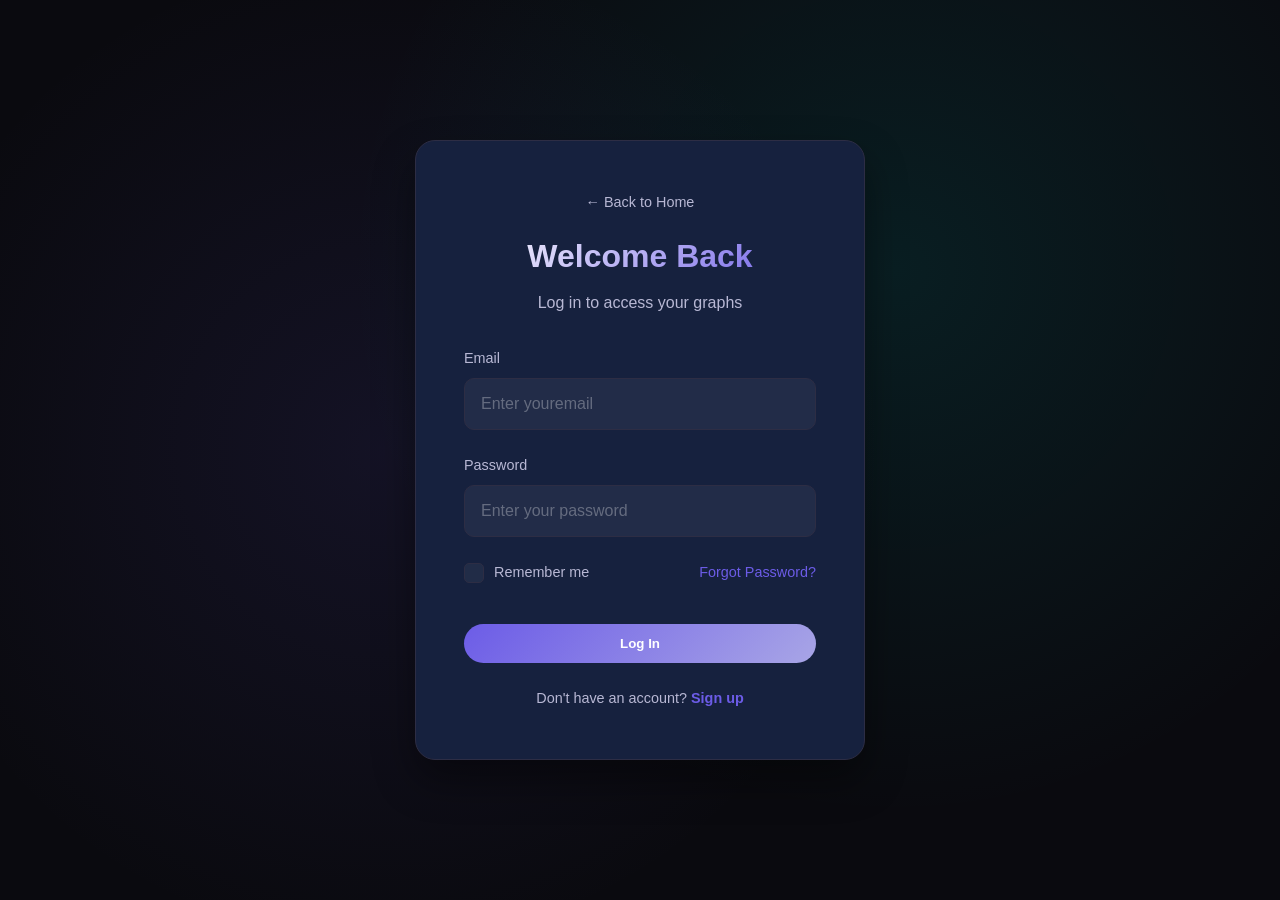
<file: demo/src/main/resources/static/dashboard.html>
<!DOCTYPE html>
<html lang="en">
<head>
<meta charset="UTF-8">
<meta name="viewport" content="width=device-width, initial-scale=1.0">
<title>Dashboard - Graph Algorithm Visualizer</title>
<link rel="stylesheet" href="css/style.css">
<link rel="stylesheet" href="css/dashboard.css">
</head>
<body>
<div class="dashboard">
<!-- Sidebar -->
<aside class="sidebar">
<div class="sidebar-header">
<div class="logo">📊 GraphViz</div>
<button class="toggle-sidebar">◀</button>
</div>
<div class="user-info">
<div class="user-avatar" id="userAvatar"></div>
<div class="user-details">
<span class="welcome-text">Welcome,</span>
<span class="username" id="username">Loading...</span>
</div>
</div>
<nav class="sidebar-nav">
<div class="nav-section">
<h3>Algorithms</h3>
<ul>
<li><button class="algo-btn" data-algo="bfs">🔍 BFS</button></li>
<li><button class="algo-btn" data-algo="dfs">🌲 DFS</button></li>
<li><button class="algo-btn" data-algo="dijkstra">📏 Dijkstra</button></li>
<li><button class="algo-btn" data-algo="prim">🌳 Prim's MST</button></li>
<li><button class="algo-btn" data-algo="kruskal">🔗 Kruskal's
MST</button></li>
</ul>
</div>
<div class="nav-section">
<h3>Controls</h3>
<ul>
<li><button class="control-btn" id="addNodeBtn">➕ Add Node</button></li>
<li><button class="control-btn" id="addEdgeBtn">🔗 Add Edge</button></li>
<li><button class="control-btn" id="deleteBtn">🗑 Delete</button></li>
<li><button class="control-btn" id="clearBtn">🧹 Clear Graph</button></li>
</ul>
</div>
<div class="nav-section">
<h3>Graph Options</h3>
<div class="graph-settings">
<label class="toggle-switch">
<input type="checkbox" id="weightedToggle">
<span class="toggle-slider"></span>
<span>Weighted</span>
</label>
<label class="toggle-switch">
<input type="checkbox" id="directedToggle">
<span class="toggle-slider"></span>
<span>Directed</span>
</label>
<div class="speed-control">
<label>Animation Speed</label>
<input type="range" id="speedSlider" min="0.5" max="3" step="0.1"
value="1">
<span id="speedValue">1x</span>
</div>
</div>
</div>
<div class="nav-section">
<h3>Save/Load</h3>
<div class="save-controls">
<button class="control-btn" id="saveGraphBtn">💾 Save Graph</button>
<button class="control-btn" id="loadGraphBtn">📂 Load Graph</button>
<button class="control-btn" id="deleteGraphBtn">💾 Delete Graph</button>
<button class="control-btn" id="exportJsonBtn">📤 Export JSON</button>
<button class="control-btn" id="importJsonBtn">📥 Import JSON</button>
</div>
</div>
</nav>
<div class="sidebar-footer">
<button class="logout-btn" id="logoutBtn">🚪 Logout</button>
</div>
</aside>
<!-- Main Content -->
<main class="main-content">
<!-- Canvas Container -->
<div class="canvas-container">
<canvas id="graphCanvas"></canvas>
<!-- Algorithm Info -->
<div class="algorithm-info" id="algorithmInfo">
<h3 id="algorithmName">No Algorithm Running</h3>
<div class="algorithm-stats">
<div class="stat">
<span>Visited Nodes:</span>
<span id="visitedCount">0</span>
</div>
<div class="stat">
<span>Path Cost:</span>
<span id="pathCost">0</span>
</div>
</div>
</div>
<!-- Control Buttons -->
<div class="canvas-controls">
<button class="control-btn" id="startAlgoBtn">▶ Start</button>
<button class="control-btn" id="pauseAlgoBtn">⏸ Pause</button>
<button class="control-btn" id="stepAlgoBtn">⏩ Step</button>
<button class="control-btn" id="resetAlgoBtn">🔄 Reset</button>
</div>
</div>
<!-- Modal for Saving Graph -->
<div class="modal" id="saveModal">
<div class="modal-content">
<h3>Save Graph</h3>
<input type="text" id="graphName" placeholder="Enter graph name">
<div class="modal-buttons">
<button class="btn-primary" id="confirmSaveBtn">Save</button>
<button class="btn-outline" id="cancelSaveBtn">Cancel</button>
</div>
</div>
</div>
<!-- Modal for Loading Graph -->
<div class="modal" id="loadModal">
<div class="modal-content">
<h3>Load Graph</h3>
<div class="saved-graphs-list" id="savedGraphsList">
<!-- Populated dynamically -->
</div>
<button class="btn-outline" id="closeLoadModalBtn">Close</button>
</div>
</div>
</main>
</div>
<script src="js/graph.js"></script>
<script src="js/dashboard.js"></script>
</body>
</html>
</file>
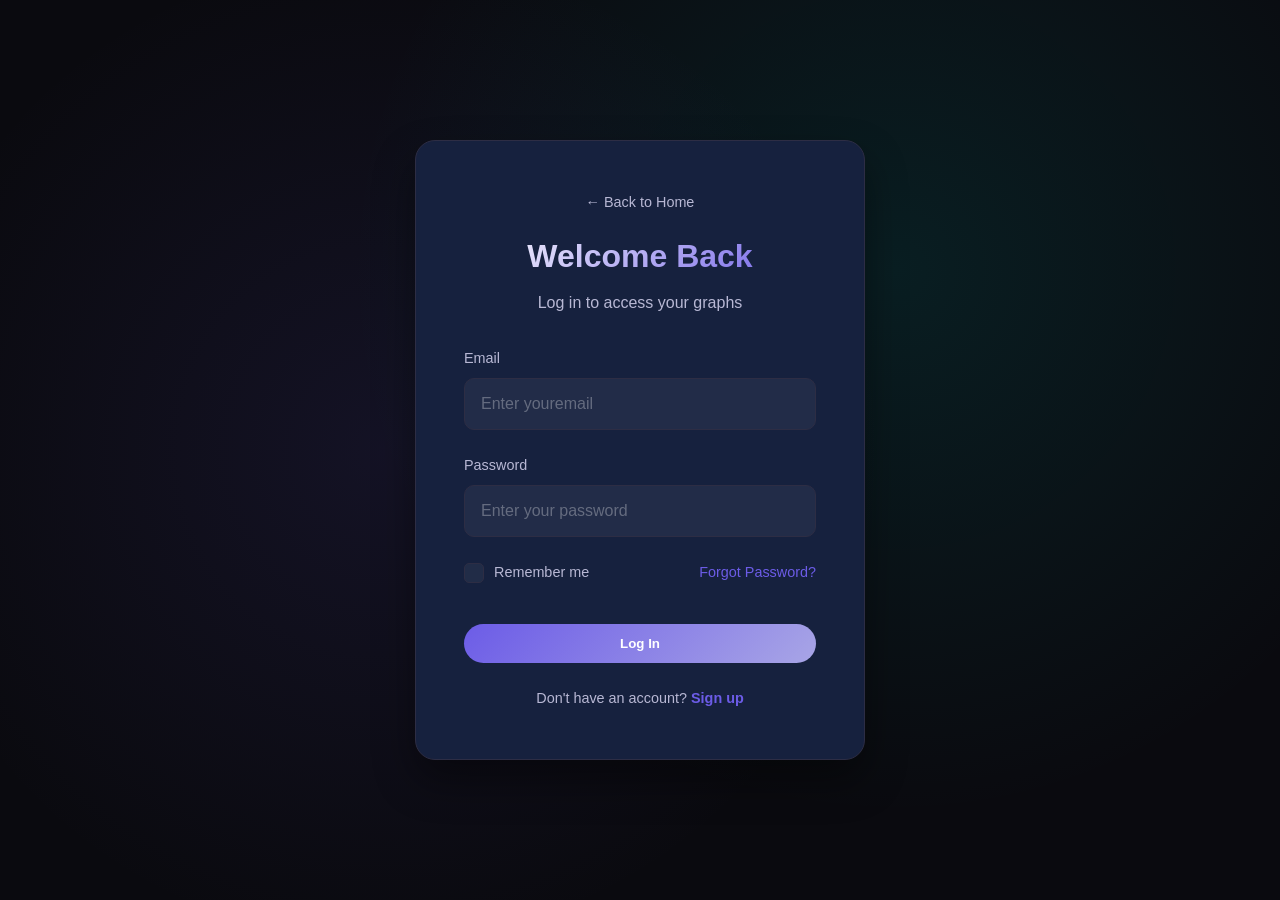
<file: demo/src/main/resources/static/login.html>
<!DOCTYPE html>
<html lang="en">
<head>
<meta charset="UTF-8">
<meta name="viewport" content="width=device-width, initial-scale=1.0">
<title>Login - Graph Algorithm Visualizer</title>
<link rel="stylesheet" href="css/style.css">
<link rel="stylesheet" href="css/auth.css">
</head>
<body>
<div class="auth-container">
<div class="auth-background">
<div class="floating-graph"></div>
</div>
<div class="auth-card">
<div class="auth-header">
<a href="index.html" class="back-link">← Back to Home</a>
<h1>Welcome Back</h1>
<p>Log in to access your graphs</p>
</div>
<form id="loginForm" class="auth-form">
<div class="form-group">
<label for="email">Email</label>
<input type="email" id="email" name="email" required placeholder="Enter your
email">
<span class="focus-border"></span>
</div>
<div class="form-group">
<label for="password">Password</label>
<input type="password" id="password" name="password" required
placeholder="Enter your password">
<span class="focus-border"></span>
</div>
<div class="form-options">
<label class="checkbox-container">
<input type="checkbox" id="remember">
<span class="checkmark"></span>
Remember me
</label>
<a href="#" class="forgot-link">Forgot Password?</a>
</div>
<button type="submit" class="btn-primary btn-full" id="loginBtn">
<span>Log In</span>
<div class="loader"></div>
</button>
<p class="auth-footer">
Don't have an account? <a href="signup.html">Sign up</a>
</p>
</form>
</div>
</div>
<script src="js/auth.js"></script>
</body>
</html>
</file>
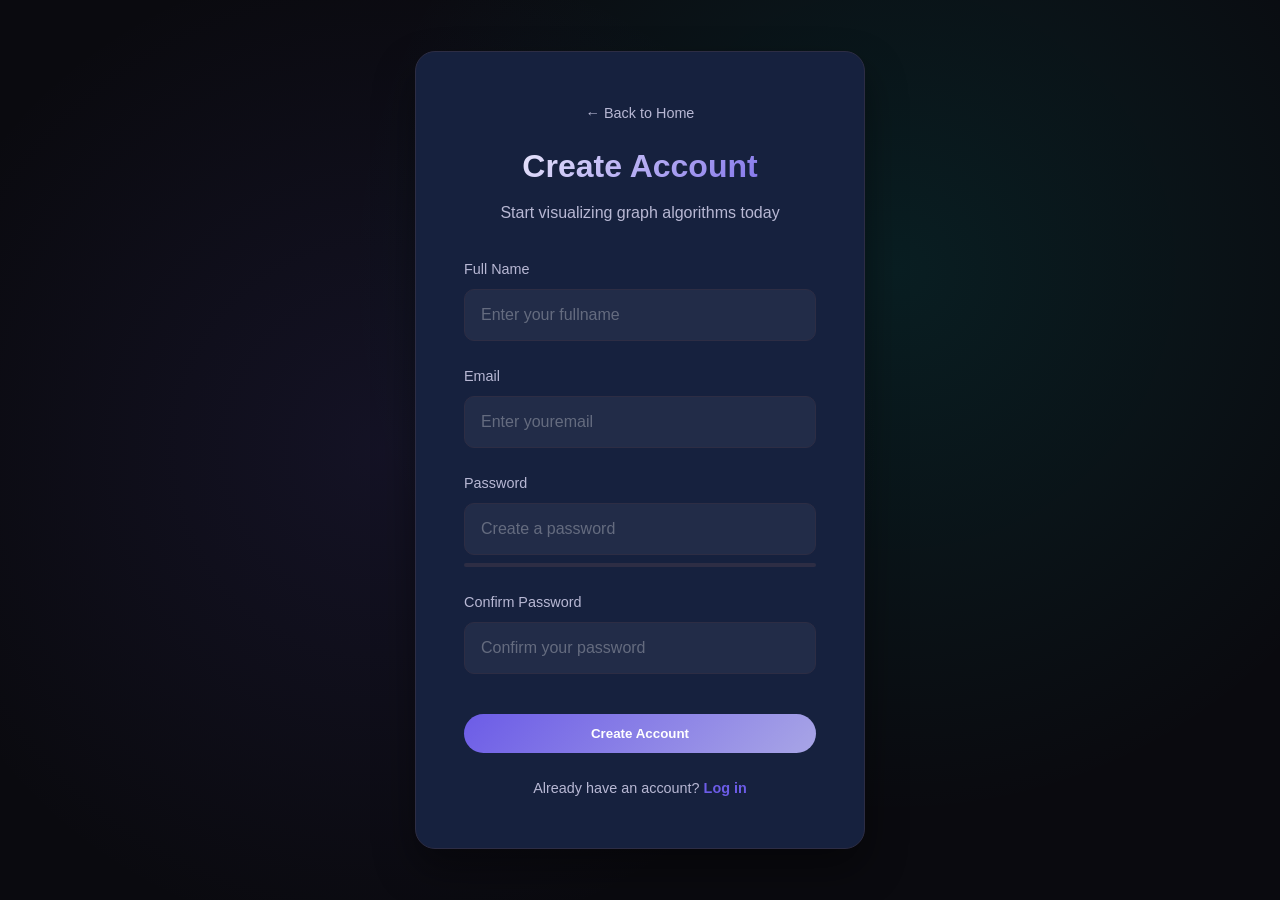
<file: demo/src/main/resources/static/signup.html>
<!DOCTYPE html>
<html lang="en">
<head>
<meta charset="UTF-8">
<meta name="viewport" content="width=device-width, initial-scale=1.0">
<title>Sign Up - Graph Algorithm Visualizer</title>
<link rel="stylesheet" href="css/style.css">
<link rel="stylesheet" href="css/auth.css">
</head>
<body>
<div class="auth-container">
<div class="auth-background">
<div class="floating-graph"></div>
</div>
<div class="auth-card">
<div class="auth-header">
<a href="index.html" class="back-link">← Back to Home</a>
<h1>Create Account</h1>
<p>Start visualizing graph algorithms today</p>
</div>
<form id="signupForm" class="auth-form">
<div class="form-group">
<label for="name">Full Name</label>
<input type="text" id="name" name="name" required placeholder="Enter your full
name">
<span class="focus-border"></span>
</div>
<div class="form-group">
<label for="email">Email</label>
<input type="email" id="email" name="email" required placeholder="Enter your
email">
<span class="focus-border"></span>
</div>
<div class="form-group">
<label for="password">Password</label>
<input type="password" id="password" name="password" required
placeholder="Create a password">
<span class="focus-border"></span>
<div class="password-strength">
<div class="strength-bar"></div>
</div>
</div>
<div class="form-group">
<label for="confirmPassword">Confirm Password</label>
<input type="password" id="confirmPassword" name="confirmPassword" required
placeholder="Confirm your password">
<span class="focus-border"></span>
</div>
<button type="submit" class="btn-primary btn-full" id="signupBtn">
<span>Create Account</span>
<div class="loader"></div>
</button>
<p class="auth-footer">
Already have an account? <a href="login.html">Log in</a>
</p>
</form>
</div>
</div>
<script src="js/auth.js"></script>
</body>
</html>
</file>
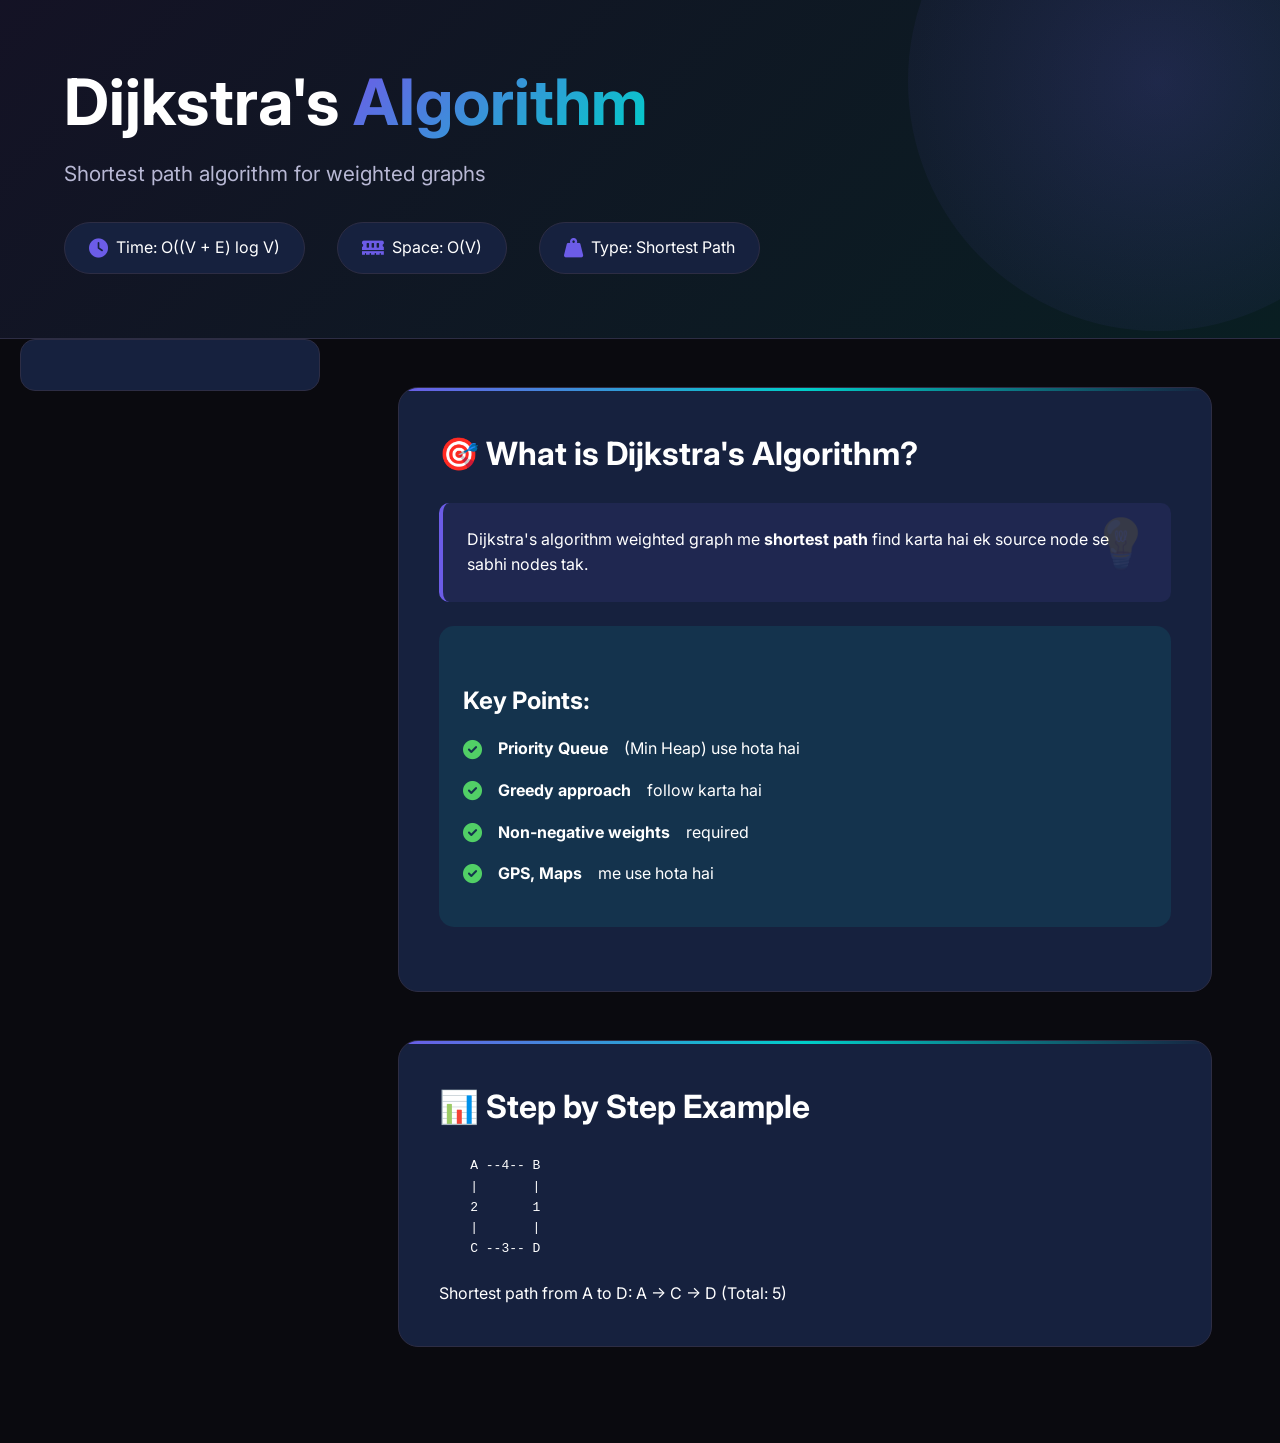
<file: demo/src/main/resources/static/algorithms/dijkstra.html>
<!DOCTYPE html>
<html lang="en">
<head>
    <meta charset="UTF-8">
    <meta name="viewport" content="width=device-width, initial-scale=1.0">
    <title>Dijkstra's Algorithm - Complete Guide | Graph Visualizer</title>
    <link rel="stylesheet" href="../css/style.css">
    <link rel="stylesheet" href="../css/dsa-content.css">
    <link rel="stylesheet" href="../css/animations.css">
    <link href="https://fonts.googleapis.com/css2?family=Inter:wght@400;500;600;700&display=swap" rel="stylesheet">
    <link rel="stylesheet" href="https://cdnjs.cloudflare.com/ajax/libs/font-awesome/6.0.0/css/all.min.css">
</head>
<body>
<!-- Navbar same as above -->

<!-- Hero Section -->
<section class="algo-hero">
    <div class="algo-hero-content">
        <h1>Dijkstra's <span class="gradient-text">Algorithm</span></h1>
        <p class="algo-subtitle">Shortest path algorithm for weighted graphs</p>
        <div class="algo-quick-info">
            <span><i class="fas fa-clock"></i> Time: O((V + E) log V)</span>
            <span><i class="fas fa-memory"></i> Space: O(V)</span>
            <span><i class="fas fa-weight-hanging"></i> Type: Shortest Path</span>
        </div>
    </div>
</section>

<div class="dsa-container">
    <aside class="dsa-sidebar"><!-- same structure --></aside>

    <main class="dsa-main">
        <section class="dsa-section">
            <h2>🎯 What is Dijkstra's Algorithm?</h2>
            <div class="info-box">
                <p>Dijkstra's algorithm weighted graph me <strong>shortest path</strong> find karta hai ek source node se sabhi nodes tak.</p>
            </div>

            <div class="key-points">
                <h3>Key Points:</h3>
                <ul>
                    <li><i class="fas fa-check-circle"></i> <strong>Priority Queue</strong> (Min Heap) use hota hai</li>
                    <li><i class="fas fa-check-circle"></i> <strong>Greedy approach</strong> follow karta hai</li>
                    <li><i class="fas fa-check-circle"></i> <strong>Non-negative weights</strong> required</li>
                    <li><i class="fas fa-check-circle"></i> <strong>GPS, Maps</strong> me use hota hai</li>
                </ul>
            </div>
        </section>

        <section class="dsa-section">
            <h2>📊 Step by Step Example</h2>
            <div class="example-graph">
                    <pre>
    A --4-- B
    |       |
    2       1
    |       |
    C --3-- D
                    </pre>
                <p>Shortest path from A to D: A → C → D (Total: 5)</p>
            </div>
        </section>
    </main>
</div>
</body>
</html>
</file>
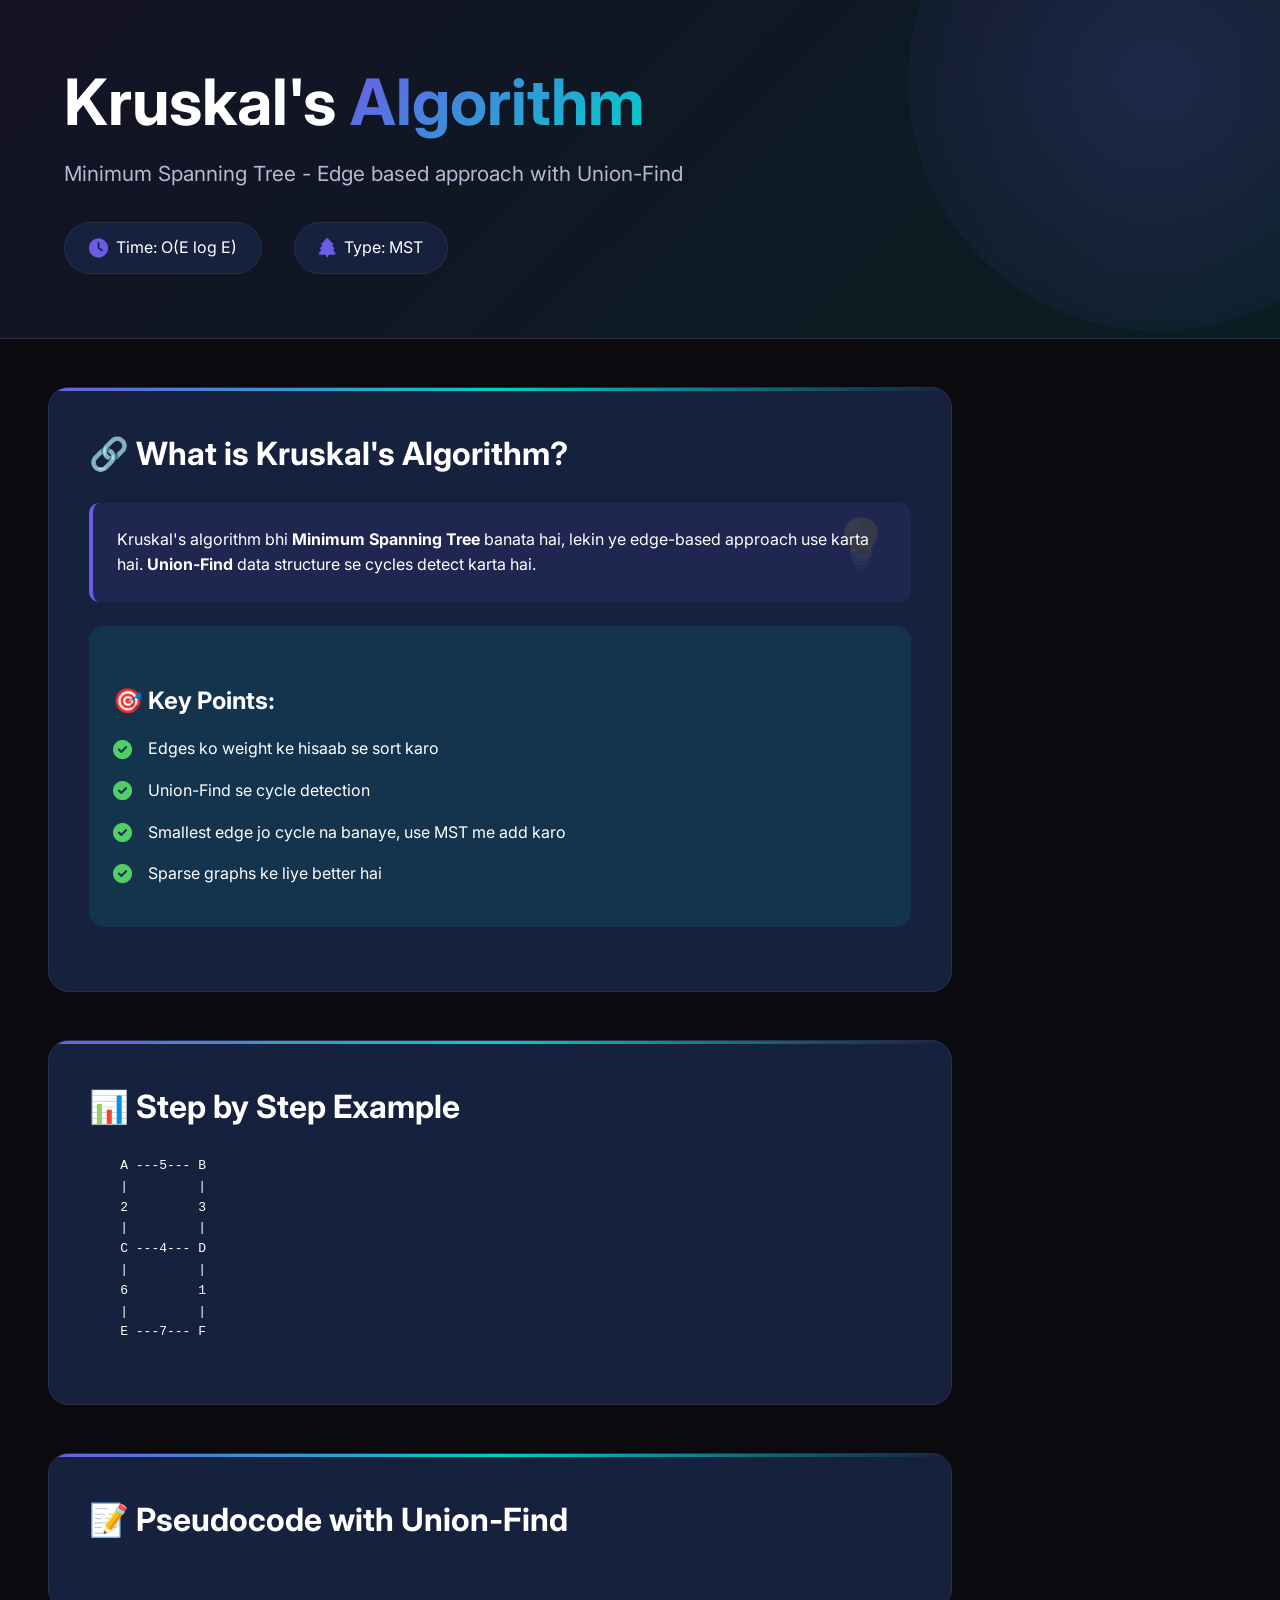
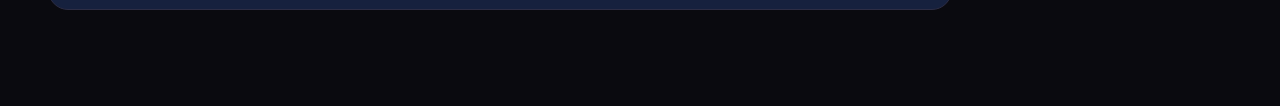
<file: demo/src/main/resources/static/algorithms/kruskal.html>
<!DOCTYPE html>
<html lang="en">
<head>
    <meta charset="UTF-8">
    <meta name="viewport" content="width=device-width, initial-scale=1.0">
    <title>Kruskal's Algorithm - Minimum Spanning Tree | Graph Visualizer</title>
    <!-- Same CSS links -->
    <link rel="stylesheet" href="../css/style.css">
    <link rel="stylesheet" href="../css/dsa-content.css">
    <link rel="stylesheet" href="../css/animations.css">
    <link href="https://fonts.googleapis.com/css2?family=Inter:wght@400;500;600;700&display=swap" rel="stylesheet">
    <link rel="stylesheet" href="https://cdnjs.cloudflare.com/ajax/libs/font-awesome/6.0.0/css/all.min.css">
</head>
<body>
<section class="algo-hero">
    <div class="algo-hero-content">
        <h1>Kruskal's <span class="gradient-text">Algorithm</span></h1>
        <p class="algo-subtitle">Minimum Spanning Tree - Edge based approach with Union-Find</p>
        <div class="algo-quick-info">
            <span><i class="fas fa-clock"></i> Time: O(E log E)</span>
            <span><i class="fas fa-tree"></i> Type: MST</span>
        </div>
    </div>
</section>

<main class="dsa-main">
    <section class="dsa-section">
        <h2>🔗 What is Kruskal's Algorithm?</h2>
        <div class="info-box">
            <p>Kruskal's algorithm bhi <strong>Minimum Spanning Tree</strong> banata hai, lekin ye edge-based approach use karta hai. <strong>Union-Find</strong> data structure se cycles detect karta hai.</p>
        </div>

        <div class="key-points">
            <h3>🎯 Key Points:</h3>
            <ul>
                <li><i class="fas fa-check-circle"></i> Edges ko weight ke hisaab se sort karo</li>
                <li><i class="fas fa-check-circle"></i> Union-Find se cycle detection</li>
                <li><i class="fas fa-check-circle"></i> Smallest edge jo cycle na banaye, use MST me add karo</li>
                <li><i class="fas fa-check-circle"></i> Sparse graphs ke liye better hai</li>
            </ul>
        </div>
    </section>

    <section class="dsa-section">
        <h2>📊 Step by Step Example</h2>
        <div class="example-graph">
                <pre>
    A ---5--- B
    |         |
    2         3
    |         |
    C ---4--- D
    |         |
    6         1
    |         |
    E ---7--- F
                </pre>
        </div>
    </section>

    <section class="dsa-section">
        <h2>📝 Pseudocode with Union-Find</h2>
        <div class="code-block">
                <pre>
class UnionFind:
    def __init__(self, n):
        self.parent = list(range(n))
        self.rank = [0] * n

    def find(self, x):
        if self.parent[x] != x:
            self.parent[x] = self.find(self.parent[x])
        return self.parent[x]

    def union(self, x, y):
        px, py = self.find(x), self.find(y)
        if px == py:
            return False

        if self.rank[px] < self.rank[py]:
            self.parent[px] = py
        elif self.rank[px] > self.rank[py]:
            self.parent[py] = px
        else:
            self.parent[py] = px
            self.rank[px] += 1
        return True

def kruskal(vertices, edges):
    # edges = [(weight, u, v), ...]
    edges.sort()  # Sort by weight
    uf = UnionFind(vertices)
    mst = []
    total_weight = 0

    for weight, u, v in edges:
        if uf.union(u, v):
            mst.append((u, v, weight))
            total_weight += weight

    return mst, total_weight
                </pre>
        </div>
    </section>
</main>
</body>
</html>
</file>
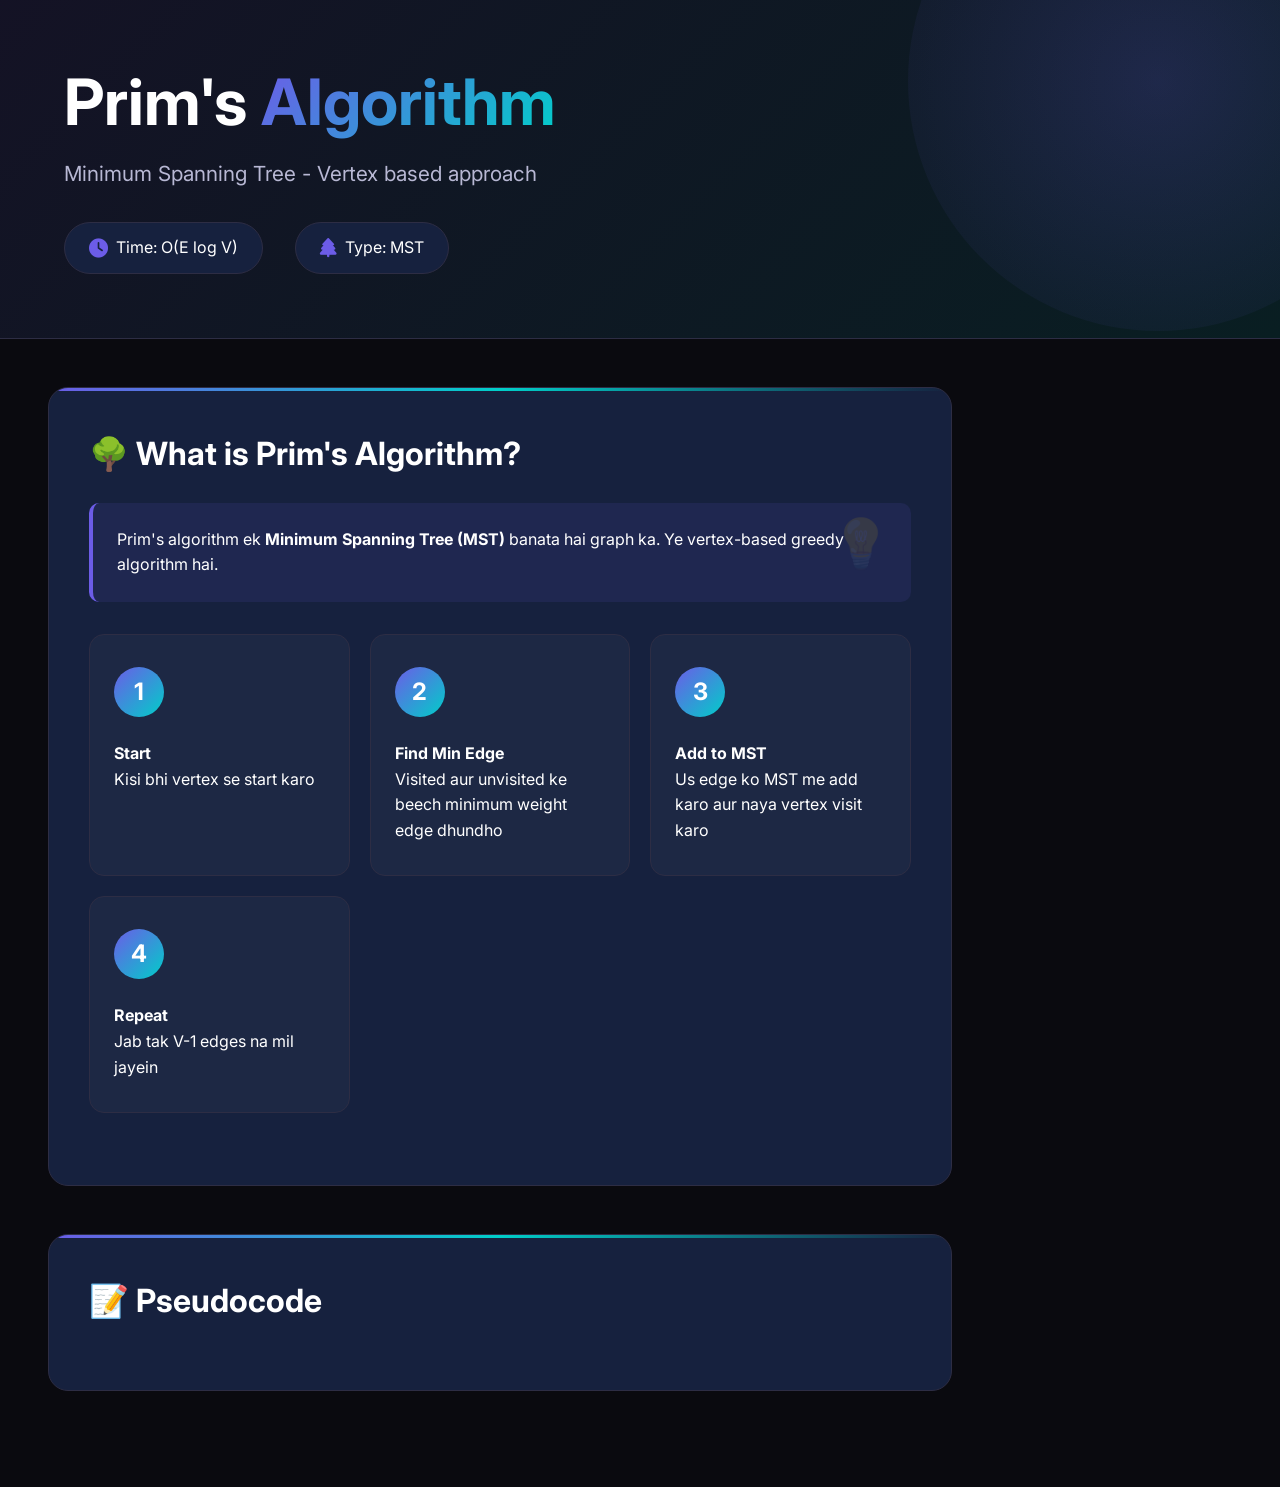
<file: demo/src/main/resources/static/algorithms/prims.html>
<!DOCTYPE html>
<html lang="en">
<head>
    <meta charset="UTF-8">
    <meta name="viewport" content="width=device-width, initial-scale=1.0">
    <title>Prim's Algorithm - Minimum Spanning Tree | Graph Visualizer</title>
    <!-- Same CSS links -->
    <link rel="stylesheet" href="../css/style.css">
    <link rel="stylesheet" href="../css/dsa-content.css">
    <link rel="stylesheet" href="../css/animations.css">
    <link href="https://fonts.googleapis.com/css2?family=Inter:wght@400;500;600;700&display=swap" rel="stylesheet">
    <link rel="stylesheet" href="https://cdnjs.cloudflare.com/ajax/libs/font-awesome/6.0.0/css/all.min.css">
</head>
<body>
<section class="algo-hero">
    <div class="algo-hero-content">
        <h1>Prim's <span class="gradient-text">Algorithm</span></h1>
        <p class="algo-subtitle">Minimum Spanning Tree - Vertex based approach</p>
        <div class="algo-quick-info">
            <span><i class="fas fa-clock"></i> Time: O(E log V)</span>
            <span><i class="fas fa-tree"></i> Type: MST</span>
        </div>
    </div>
</section>

<main class="dsa-main">
    <section class="dsa-section">
        <h2>🌳 What is Prim's Algorithm?</h2>
        <div class="info-box">
            <p>Prim's algorithm ek <strong>Minimum Spanning Tree (MST)</strong> banata hai graph ka. Ye vertex-based greedy algorithm hai.</p>
        </div>

        <div class="steps-container">
            <div class="step-card">
                <div class="step-number">1</div>
                <h4>Start</h4>
                <p>Kisi bhi vertex se start karo</p>
            </div>
            <div class="step-card">
                <div class="step-number">2</div>
                <h4>Find Min Edge</h4>
                <p>Visited aur unvisited ke beech minimum weight edge dhundho</p>
            </div>
            <div class="step-card">
                <div class="step-number">3</div>
                <h4>Add to MST</h4>
                <p>Us edge ko MST me add karo aur naya vertex visit karo</p>
            </div>
            <div class="step-card">
                <div class="step-number">4</div>
                <h4>Repeat</h4>
                <p>Jab tak V-1 edges na mil jayein</p>
            </div>
        </div>
    </section>

    <section class="dsa-section">
        <h2>📝 Pseudocode</h2>
        <div class="code-block">
                <pre>
PrimMST(graph):
    visited = empty set
    mst = empty set
    pq = priority queue

    start = any vertex
    visited.add(start)
    add all edges of start to pq

    while pq is not empty and visited.size < total_vertices:
        minEdge = pq.extractMin()

        if both ends visited:
            continue

        newVertex = unvisited end of minEdge
        visited.add(newVertex)
        mst.add(minEdge)

        for each edge of newVertex:
            if other end not visited:
                pq.add(edge)

    return mst
                </pre>
        </div>
    </section>
</main>
</body>
</html>
</file>
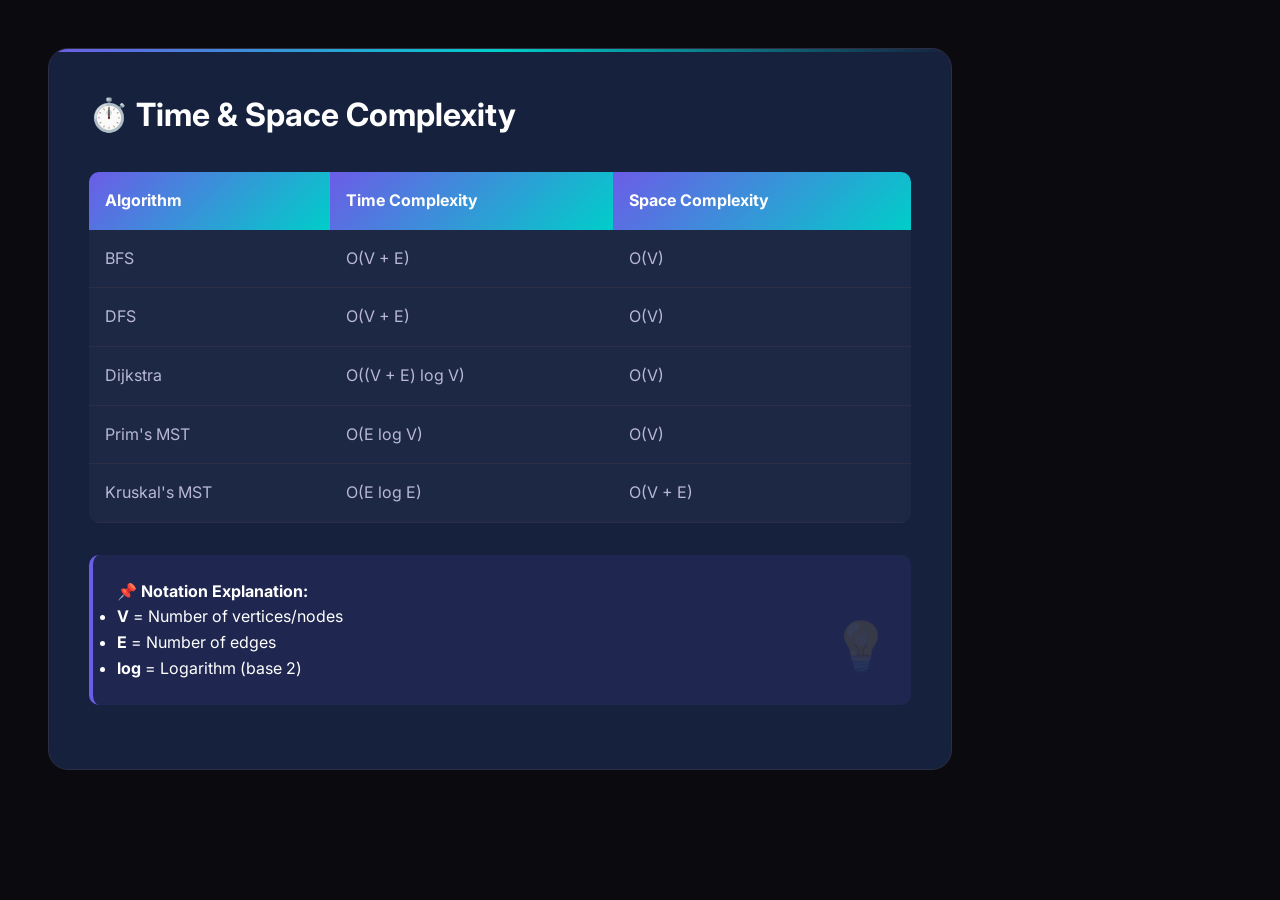
<file: demo/src/main/resources/static/dsa-content/complexity-analysis.html>
<!DOCTYPE html>
<html lang="en">
<head>
    <meta charset="UTF-8">
    <meta name="viewport" content="width=device-width, initial-scale=1.0">
    <title>Complexity Analysis - DSA Content | Graph Visualizer</title>
    <!-- Same CSS -->
    <link rel="stylesheet" href="../css/style.css">
    <link rel="stylesheet" href="../css/dsa-content.css">
    <link rel="stylesheet" href="../css/animations.css">
    <link href="https://fonts.googleapis.com/css2?family=Inter:wght@400;500;600;700&display=swap" rel="stylesheet">
    <link rel="stylesheet" href="https://cdnjs.cloudflare.com/ajax/libs/font-awesome/6.0.0/css/all.min.css">
</head>
<body>
<main class="dsa-main">
    <section class="dsa-section">
        <h2>⏱️ Time & Space Complexity</h2>

        <table class="complexity-table">
            <tr>
                <th>Algorithm</th>
                <th>Time Complexity</th>
                <th>Space Complexity</th>
            </tr>
            <tr>
                <td>BFS</td>
                <td>O(V + E)</td>
                <td>O(V)</td>
            </tr>
            <tr>
                <td>DFS</td>
                <td>O(V + E)</td>
                <td>O(V)</td>
            </tr>
            <tr>
                <td>Dijkstra</td>
                <td>O((V + E) log V)</td>
                <td>O(V)</td>
            </tr>
            <tr>
                <td>Prim's MST</td>
                <td>O(E log V)</td>
                <td>O(V)</td>
            </tr>
            <tr>
                <td>Kruskal's MST</td>
                <td>O(E log E)</td>
                <td>O(V + E)</td>
            </tr>
        </table>

        <div class="info-box">
            <h4>📌 Notation Explanation:</h4>
            <ul>
                <li><strong>V</strong> = Number of vertices/nodes</li>
                <li><strong>E</strong> = Number of edges</li>
                <li><strong>log</strong> = Logarithm (base 2)</li>
            </ul>
        </div>
    </section>
</main>
</body>
</html>
</file>
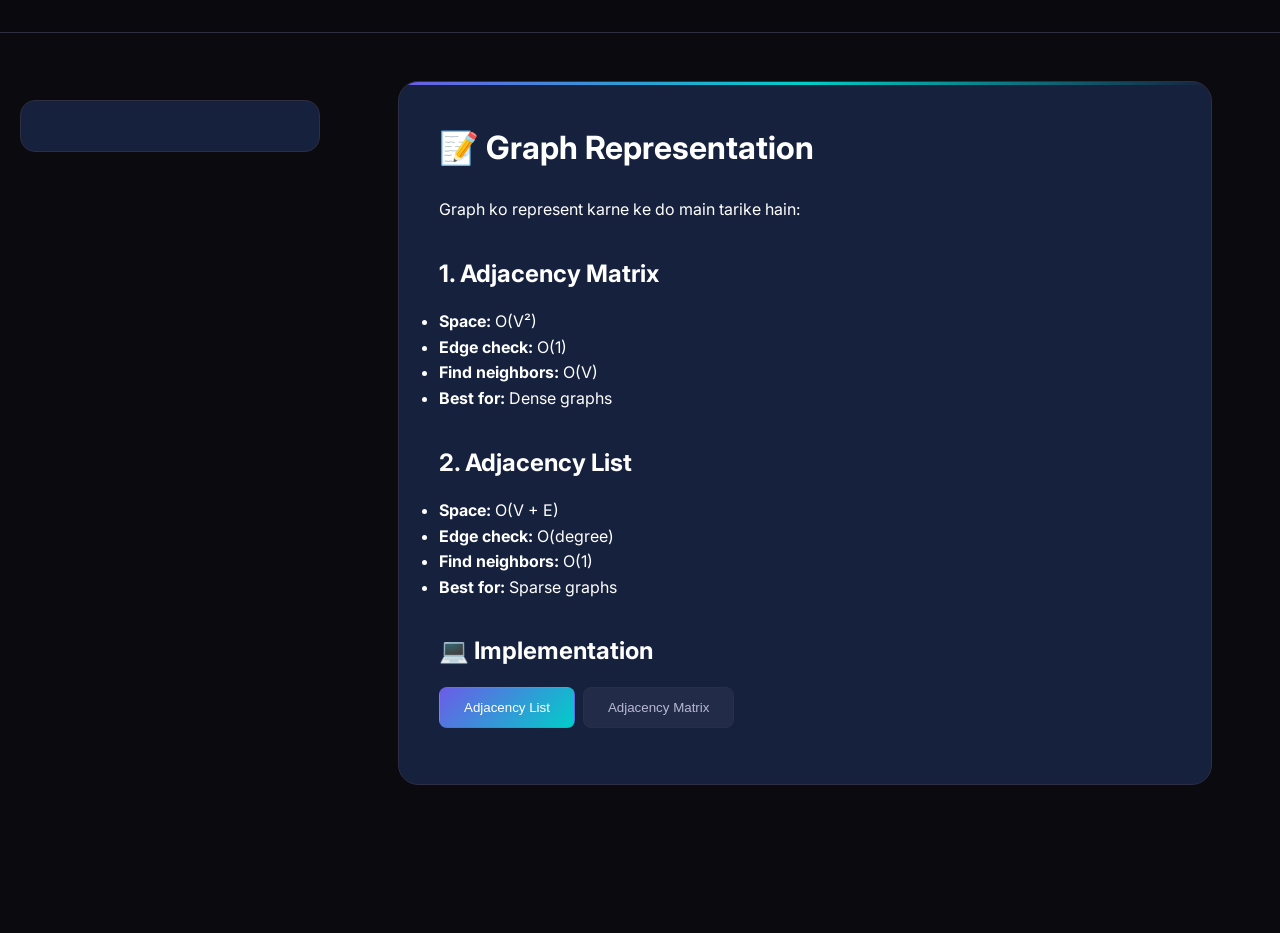
<file: demo/src/main/resources/static/dsa-content/graph-representation.html>
<!DOCTYPE html>
<html lang="en">
<head>
    <meta charset="UTF-8">
    <meta name="viewport" content="width=device-width, initial-scale=1.0">
    <title>Graph Representation - DSA Content | Graph Visualizer</title>
    <!-- Same CSS -->
    <link rel="stylesheet" href="../css/style.css">
    <link rel="stylesheet" href="../css/dsa-content.css">
    <link rel="stylesheet" href="../css/animations.css">
    <link href="https://fonts.googleapis.com/css2?family=Inter:wght@400;500;600;700&display=swap" rel="stylesheet">
    <link rel="stylesheet" href="https://cdnjs.cloudflare.com/ajax/libs/font-awesome/6.0.0/css/all.min.css">
</head>
<body>
<nav class="dsa-navbar"><!-- same --></nav>

<div class="dsa-container">
    <aside class="dsa-sidebar"><!-- same structure --></aside>

    <main class="dsa-main">
        <section class="dsa-section">
            <h2>📝 Graph Representation</h2>
            <p>Graph ko represent karne ke do main tarike hain:</p>

            <div class="comparison-table">
                <div class="method-card">
                    <h3>1. Adjacency Matrix</h3>
                    <div class="code-block">
                            <pre>
     A  B  C  D
  A [0, 1, 1, 0]
  B [1, 0, 0, 1]
  C [1, 0, 0, 1]
  D [0, 1, 1, 0]</pre>
                    </div>
                    <ul>
                        <li><strong>Space:</strong> O(V²)</li>
                        <li><strong>Edge check:</strong> O(1)</li>
                        <li><strong>Find neighbors:</strong> O(V)</li>
                        <li><strong>Best for:</strong> Dense graphs</li>
                    </ul>
                </div>

                <div class="method-card">
                    <h3>2. Adjacency List</h3>
                    <div class="code-block">
                            <pre>
A → [B, C]
B → [A, D]
C → [A, D]
D → [B, C]</pre>
                    </div>
                    <ul>
                        <li><strong>Space:</strong> O(V + E)</li>
                        <li><strong>Edge check:</strong> O(degree)</li>
                        <li><strong>Find neighbors:</strong> O(1)</li>
                        <li><strong>Best for:</strong> Sparse graphs</li>
                    </ul>
                </div>
            </div>

            <div class="code-section">
                <h3>💻 Implementation</h3>
                <div class="code-tabs">
                    <button class="tab-btn active">Adjacency List</button>
                    <button class="tab-btn">Adjacency Matrix</button>
                </div>
                <div class="code-block">
                        <pre>
class Graph:
    def __init__(self):
        self.graph = {}

    def add_edge(self, u, v):
        if u not in self.graph:
            self.graph[u] = []
        if v not in self.graph:
            self.graph[v] = []
        self.graph[u].append(v)
        self.graph[v].append(u)  # For undirected</pre>
                </div>
            </div>
        </section>
    </main>
</div>
</body>
</html>
</file>
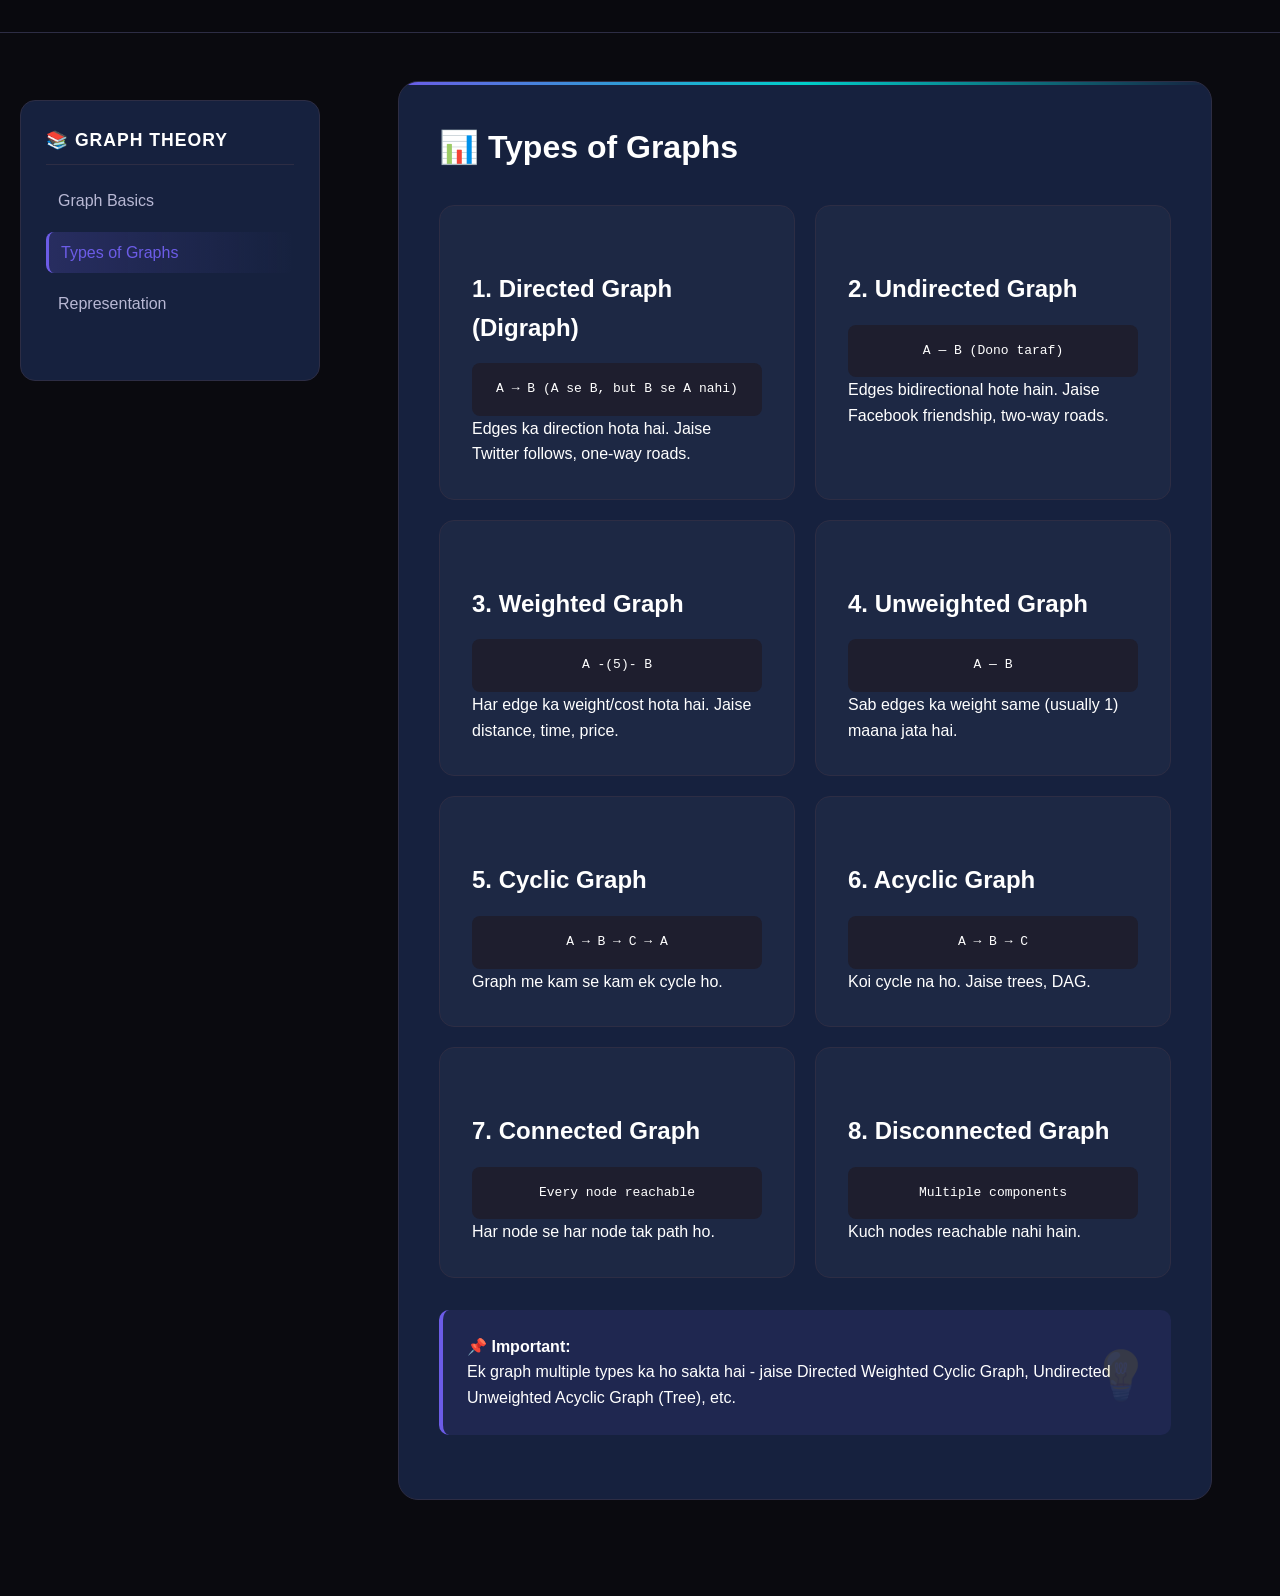
<file: demo/src/main/resources/static/dsa-content/graph-types.html>
<!DOCTYPE html>
<html lang="en">
<head>
    <meta charset="UTF-8">
    <meta name="viewport" content="width=device-width, initial-scale=1.0">
    <title>Types of Graphs - DSA Content | Graph Visualizer</title>
    <link rel="stylesheet" href="../css/style.css">
    <link rel="stylesheet" href="../css/dsa-content.css">
</head>
<body>
<nav class="dsa-navbar"><!-- same --></nav>

<div class="dsa-container">
    <aside class="dsa-sidebar">
        <div class="sidebar-section">
            <h3>📚 Graph Theory</h3>
            <ul>
                <li><a href="/dsa-content/graph-basics">Graph Basics</a></li>
                <li class="active"><a href="/dsa-content/graph-types">Types of Graphs</a></li>
                <li><a href="/dsa-content/graph-representation">Representation</a></li>
            </ul>
        </div>
    </aside>

    <main class="dsa-main">
        <section class="dsa-section">
            <h2>📊 Types of Graphs</h2>

            <div class="graph-types-grid">
                <div class="type-card">
                    <h3>1. Directed Graph (Digraph)</h3>
                    <div class="type-example">A → B  (A se B, but B se A nahi)</div>
                    <p>Edges ka direction hota hai. Jaise Twitter follows, one-way roads.</p>
                </div>

                <div class="type-card">
                    <h3>2. Undirected Graph</h3>
                    <div class="type-example">A — B  (Dono taraf)</div>
                    <p>Edges bidirectional hote hain. Jaise Facebook friendship, two-way roads.</p>
                </div>

                <div class="type-card">
                    <h3>3. Weighted Graph</h3>
                    <div class="type-example">A -(5)- B</div>
                    <p>Har edge ka weight/cost hota hai. Jaise distance, time, price.</p>
                </div>

                <div class="type-card">
                    <h3>4. Unweighted Graph</h3>
                    <div class="type-example">A — B</div>
                    <p>Sab edges ka weight same (usually 1) maana jata hai.</p>
                </div>

                <div class="type-card">
                    <h3>5. Cyclic Graph</h3>
                    <div class="type-example">A → B → C → A</div>
                    <p>Graph me kam se kam ek cycle ho.</p>
                </div>

                <div class="type-card">
                    <h3>6. Acyclic Graph</h3>
                    <div class="type-example">A → B → C</div>
                    <p>Koi cycle na ho. Jaise trees, DAG.</p>
                </div>

                <div class="type-card">
                    <h3>7. Connected Graph</h3>
                    <div class="type-example">Every node reachable</div>
                    <p>Har node se har node tak path ho.</p>
                </div>

                <div class="type-card">
                    <h3>8. Disconnected Graph</h3>
                    <div class="type-example">Multiple components</div>
                    <p>Kuch nodes reachable nahi hain.</p>
                </div>
            </div>

            <div class="info-box">
                <h4>📌 Important:</h4>
                <p>Ek graph multiple types ka ho sakta hai - jaise Directed Weighted Cyclic Graph, Undirected Unweighted Acyclic Graph (Tree), etc.</p>
            </div>
        </section>
    </main>
</div>
</body>
</html>
</file>
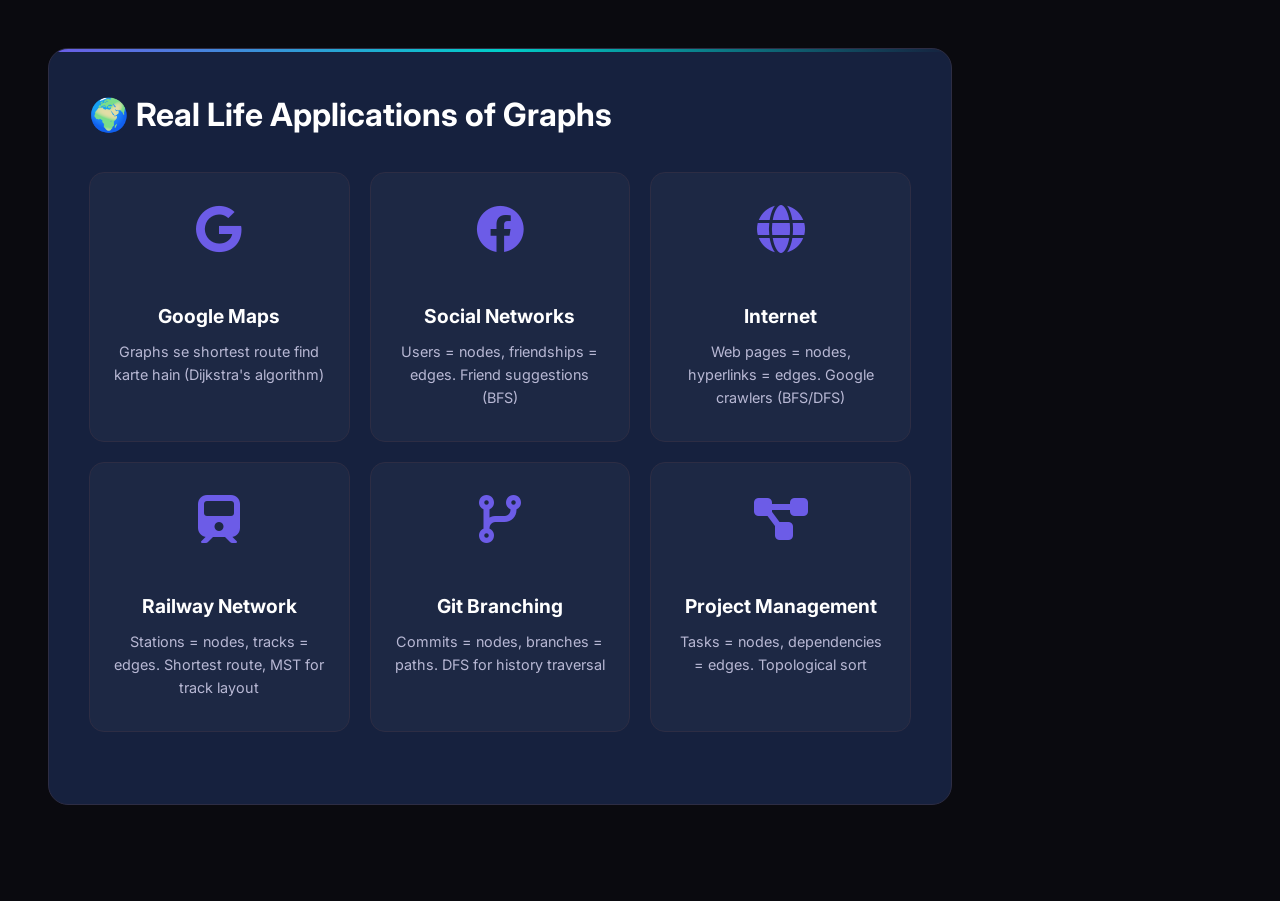
<file: demo/src/main/resources/static/dsa-content/real-life-applications.html>
<!DOCTYPE html>
<html lang="en">
<head>
    <meta charset="UTF-8">
    <meta name="viewport" content="width=device-width, initial-scale=1.0">
    <title>Real Life Applications - DSA Content | Graph Visualizer</title>
    <!-- Same CSS -->
    <link rel="stylesheet" href="../css/style.css">
    <link rel="stylesheet" href="../css/dsa-content.css">
    <link rel="stylesheet" href="../css/animations.css">
    <link href="https://fonts.googleapis.com/css2?family=Inter:wght@400;500;600;700&display=swap" rel="stylesheet">
    <link rel="stylesheet" href="https://cdnjs.cloudflare.com/ajax/libs/font-awesome/6.0.0/css/all.min.css">
</head>
<body>
<main class="dsa-main">
    <section class="dsa-section">
        <h2>🌍 Real Life Applications of Graphs</h2>

        <div class="applications-grid">
            <div class="app-card">
                <i class="fab fa-google"></i>
                <h3>Google Maps</h3>
                <p>Graphs se shortest route find karte hain (Dijkstra's algorithm)</p>
            </div>

            <div class="app-card">
                <i class="fab fa-facebook"></i>
                <h3>Social Networks</h3>
                <p>Users = nodes, friendships = edges. Friend suggestions (BFS)</p>
            </div>

            <div class="app-card">
                <i class="fas fa-globe"></i>
                <h3>Internet</h3>
                <p>Web pages = nodes, hyperlinks = edges. Google crawlers (BFS/DFS)</p>
            </div>

            <div class="app-card">
                <i class="fas fa-train"></i>
                <h3>Railway Network</h3>
                <p>Stations = nodes, tracks = edges. Shortest route, MST for track layout</p>
            </div>

            <div class="app-card">
                <i class="fas fa-code-branch"></i>
                <h3>Git Branching</h3>
                <p>Commits = nodes, branches = paths. DFS for history traversal</p>
            </div>

            <div class="app-card">
                <i class="fas fa-project-diagram"></i>
                <h3>Project Management</h3>
                <p>Tasks = nodes, dependencies = edges. Topological sort</p>
            </div>
        </div>
    </section>
</main>
</body>
</html>
</file>
<file: demo/src/main/resources/static/css/style.css>
/* css/style.css */
* {
margin: 0;
padding: 0;
box-sizing: border-box;
}
:root {
--primary-color: #6c5ce7;
--secondary-color: #a8a5e6;
--accent-color: #00cec9;
--background-dark: #0a0a0f;
--background-light: #1a1a2e;
--surface-color: #16213e;
--text-primary: #ffffff;
--text-secondary: #b8b8d4;
--error-color: #ff6b6b;
--success-color: #51cf66;
--border-color: #2d2d44;
}
body {
font-family: 'Inter', sans-serif;
background: var(--background-dark);
color: var(--text-primary);
line-height: 1.6;
overflow-x: hidden;
}
/* Landing Page Animations */
.animated-bg {
position: fixed;
top: 0;
left: 0;
width: 100%;
height: 100%;
z-index: -1;
overflow: hidden;
}
.graph-animation {
position: absolute;
width: 100%;
height: 100%;
background: radial-gradient(circle at 20% 50%, rgba(108, 92, 231, 0.1) 0%, transparent
50%),
radial-gradient(circle at 80% 80%, rgba(0, 206, 201, 0.1) 0%, transparent 50%);
animation: pulse 8s ease-in-out infinite;
}
@keyframes pulse {
0%, 100% { opacity: 0.5; }
50% { opacity: 0.8; }
}
/* Navbar */
.navbar {
display: flex;
justify-content: space-between;
align-items: center;
padding: 1.5rem 4rem;
backdrop-filter: blur(10px);
background: rgba(10, 10, 15, 0.8);
border-bottom: 1px solid var(--border-color);
position: fixed;
width: 100%;
top: 0;
z-index: 1000;
}
.logo {
display: flex;
align-items: center;
gap: 0.5rem;
font-size: 1.5rem;
font-weight: 700;
}
.logo-icon {
font-size: 2rem;
animation: bounce 2s ease infinite;
}
@keyframes bounce {
0%, 100% { transform: translateY(0); }
50% { transform: translateY(-5px); }
}
.logo-text {
background: linear-gradient(135deg, var(--primary-color), var(--accent-color));
-webkit-background-clip: text;
-webkit-text-fill-color: transparent;
}
.nav-links {
display: flex;
gap: 2rem;
align-items: center;
}
.nav-links a {
color: var(--text-secondary);
text-decoration: none;
transition: color 0.3s;
position: relative;
}
.nav-links a:not(.btn-primary):not(.btn-outline)::after {
content: '';
position: absolute;
bottom: -5px;
left: 0;
width: 0;
height: 2px;
background: var(--primary-color);
transition: width 0.3s;
}
.nav-links a:not(.btn-primary):not(.btn-outline):hover::after {
width: 100%;
}
/* Buttons */
.btn-primary {
background: linear-gradient(135deg, var(--primary-color), var(--secondary-color));
color: white;
border: none;
padding: 0.75rem 2rem;
border-radius: 50px;
font-weight: 600;
cursor: pointer;
transition: transform 0.3s, box-shadow 0.3s;
text-decoration: none;
display: inline-block;
position: relative;
overflow: hidden;
}
.btn-primary::before {
content: '';
position: absolute;
top: 0;
left: -100%;
width: 100%;
height: 100%;
background: linear-gradient(90deg, transparent, rgba(255,255,255,0.2), transparent);
transition: left 0.5s;
}
.btn-primary:hover::before {
left: 100%;
}
.btn-primary:hover {
transform: translateY(-2px);
box-shadow: 0 10px 30px rgba(108, 92, 231, 0.4);
}
.btn-outline {
background: transparent;
color: var(--text-primary);
border: 2px solid var(--primary-color);
padding: 0.75rem 2rem;
border-radius: 50px;
font-weight: 600;
cursor: pointer;
transition: all 0.3s;
text-decoration: none;
display: inline-block;
}
.btn-outline:hover {
background: var(--primary-color);
transform: translateY(-2px);
box-shadow: 0 10px 30px rgba(108, 92, 231, 0.2);
}
.btn-large {
padding: 1rem 3rem;
font-size: 1.1rem;
}
/* Hero Section */
.hero {
min-height: 100vh;
display: flex;
align-items: center;
padding: 0 4rem;
margin-top: 80px;
}
.hero-content {
flex: 1;
}
.hero-content h1 {
font-size: 4rem;
line-height: 1.2;
margin-bottom: 1.5rem;
}
.gradient-text {
background: linear-gradient(135deg, var(--primary-color), var(--accent-color));
-webkit-background-clip: text;
-webkit-text-fill-color: transparent;
display: inline-block;
}
.hero-content p {
font-size: 1.2rem;
color: var(--text-secondary);
margin-bottom: 2.5rem;
max-width: 600px;
}
.hero-buttons {
display: flex;
gap: 1rem;
}
.hero-visual {
flex: 1;
display: flex;
justify-content: center;
align-items: center;
}
.graph-preview {
width: 500px;
height: 500px;
background: var(--surface-color);
border-radius: 20px;
overflow: hidden;
box-shadow: 0 20px 40px rgba(0, 0, 0, 0.4);
border: 1px solid var(--border-color);
}
/* Features Section */
.features {
padding: 6rem 4rem;
background: linear-gradient(180deg, transparent, var(--background-light));
}
.features h2 {
text-align: center;
font-size: 2.5rem;
margin-bottom: 4rem;
}
.features-grid {
display: grid;
grid-template-columns: repeat(auto-fit, minmax(250px, 1fr));
gap: 2rem;
max-width: 1200px;
margin: 0 auto;
}
.feature-card {
background: var(--surface-color);
padding: 2rem;
border-radius: 20px;
border: 1px solid var(--border-color);
transition: transform 0.3s, box-shadow 0.3s;
animation: fadeInUp 0.6s ease-out;
animation-fill-mode: both;
}
.feature-card:nth-child(1) { animation-delay: 0.2s; }
.feature-card:nth-child(2) { animation-delay: 0.4s; }
.feature-card:nth-child(3) { animation-delay: 0.6s; }
.feature-card:nth-child(4) { animation-delay: 0.8s; }
@keyframes fadeInUp {
from {
opacity: 0;
transform: translateY(30px);
}
to {
opacity: 1;
transform: translateY(0);
}
}
.feature-card:hover {
transform: translateY(-10px);
box-shadow: 0 20px 40px rgba(0, 0, 0, 0.3);
border-color: var(--primary-color);
}
.feature-icon {
font-size: 3rem;
margin-bottom: 1rem;
animation: pulse 2s ease infinite;
}
.feature-card h3 {
margin-bottom: 1rem;
color: var(--text-primary);
}
.feature-card p {
color: var(--text-secondary);
}
/* Animations */
.animate-text {
animation: slideInLeft 0.8s ease-out;
}
.animate-text-delay {
animation: slideInLeft 0.8s ease-out 0.2s both;
}
@keyframes slideInLeft {
from {
opacity: 0;
transform: translateX(-50px);
}
to {
opacity: 1;
transform: translateX(0);
}
}
/* Responsive Design */
@media (max-width: 1024px) {
.hero {
flex-direction: column;
text-align: center;
padding: 2rem;
}
.hero-content h1 {
font-size: 3rem;
}
.hero-buttons {
justify-content: center;
}
.graph-preview {
width: 400px;
height: 400px;
}
}
@media (max-width: 768px) {
.navbar {
padding: 1rem 2rem;
}
.nav-links {
display: none;
}
.hero-content h1 {
font-size: 2.5rem;
}
.features {
padding: 3rem 2rem;
}
.features-grid {
grid-template-columns: 1fr;
}
}
/* ============================================ */
/* NEW SECTIONS FOR HOMEPAGE */
/* ============================================ */

/* Learning Path Section */
.learning-path {
    padding: 80px 4rem;
    background: linear-gradient(180deg, var(--background-dark), var(--surface-color));
}

.learning-path h2 {
    text-align: center;
    font-size: 2.5rem;
    margin-bottom: 1rem;
}

.section-subtitle {
    text-align: center;
    color: var(--text-secondary);
    margin-bottom: 3rem;
}

.path-grid {
    display: grid;
    grid-template-columns: repeat(auto-fit, minmax(280px, 1fr));
    gap: 30px;
    max-width: 1400px;
    margin: 0 auto;
}

.path-card {
    background: var(--surface-color);
    border: 1px solid var(--border-color);
    border-radius: 20px;
    padding: 2rem;
    transition: all 0.3s;
    position: relative;
    overflow: hidden;
}

.path-card::before {
    content: '';
    position: absolute;
    top: 0;
    left: 0;
    width: 100%;
    height: 3px;
    background: linear-gradient(90deg, var(--primary), var(--secondary));
    transform: scaleX(0);
    transition: transform 0.3s;
}

.path-card:hover {
    transform: translateY(-10px);
    border-color: var(--primary);
    box-shadow: 0 20px 40px rgba(0,0,0,0.3);
}

.path-card:hover::before {
    transform: scaleX(1);
}

.card-icon {
    font-size: 3rem;
    margin-bottom: 1rem;
}

.path-card h3 {
    font-size: 1.5rem;
    margin-bottom: 0.5rem;
    color: var(--text-primary);
}

.path-card p {
    color: var(--text-secondary);
    margin-bottom: 1.5rem;
}

.topic-list {
    list-style: none;
    margin-bottom: 2rem;
}

.topic-list li {
    color: var(--text-secondary);
    padding: 0.5rem 0;
    border-bottom: 1px solid rgba(255,255,255,0.05);
}

.topic-list li:last-child {
    border-bottom: none;
}

.btn-small {
    padding: 0.5rem 1.5rem;
    font-size: 0.9rem;
    width: 100%;
    text-align: center;
}

/* Quick Demo Section */
.quick-demo {
    padding: 80px 4rem;
    background: var(--surface-color);
    border-top: 1px solid var(--border-color);
    border-bottom: 1px solid var(--border-color);
}

.demo-content {
    max-width: 800px;
    margin: 0 auto;
    text-align: center;
}

.demo-content h2 {
    font-size: 2.5rem;
    margin-bottom: 1rem;
}

.demo-content p {
    color: var(--text-secondary);
    margin-bottom: 2rem;
}

.demo-preview {
    background: var(--background-dark);
    border-radius: 20px;
    padding: 2rem;
    margin-bottom: 2rem;
    border: 1px solid var(--border-color);
    min-height: 300px;
}

.demo-buttons {
    display: flex;
    gap: 1rem;
    justify-content: center;
}

/* Topics Grid Section */
.topics-grid {
    padding: 80px 4rem;
    background: var(--background-dark);
}

.topics-grid h2 {
    text-align: center;
    font-size: 2.5rem;
    margin-bottom: 3rem;
}

.topics-container {
    display: grid;
    grid-template-columns: repeat(auto-fit, minmax(200px, 1fr));
    gap: 30px;
    max-width: 1200px;
    margin: 0 auto;
}

.topic-category {
    background: var(--surface-color);
    border: 1px solid var(--border-color);
    border-radius: 15px;
    padding: 1.5rem;
    transition: all 0.3s;
}

.topic-category:hover {
    border-color: var(--primary);
    transform: translateY(-5px);
}

.topic-category h3 {
    color: var(--text-primary);
    margin-bottom: 1rem;
    padding-bottom: 0.5rem;
    border-bottom: 1px solid var(--border-color);
}

.topic-category ul {
    list-style: none;
}

.topic-category ul li {
    margin: 0.75rem 0;
}

.topic-category ul li a {
    color: var(--text-secondary);
    text-decoration: none;
    transition: color 0.3s, padding-left 0.3s;
    display: inline-block;
}

.topic-category ul li a:hover {
    color: var(--primary);
    padding-left: 5px;
}

/* Responsive */
@media (max-width: 768px) {
    .learning-path,
    .quick-demo,
    .topics-grid {
        padding: 40px 2rem;
    }

    .learning-path h2,
    .demo-content h2,
    .topics-grid h2 {
        font-size: 2rem;
    }

    .path-grid {
        grid-template-columns: 1fr;
    }

    .demo-buttons {
        flex-direction: column;
    }
}



/* ============================================ */
/* ABOUT SECTION STYLES */
/* ============================================ */
.about-section {
padding: 80px 4rem;
background: linear-gradient(180deg, var(--background-dark), var(--surface-color));
position: relative;
overflow: hidden;
}
.about-section::before {
content: '';
position: absolute;
top: 0;
left: 0;
right: 0;
height: 1px;
background: linear-gradient(90deg, transparent, var(--primary-color), transparent);
}
.container {
max-width: 1200px;
margin: 0 auto;
position: relative;
z-index: 1;
}
.section-header {
text-align: center;
margin-bottom: 50px;
}
.section-header h2 {
font-size: 2.5rem;
margin-bottom: 15px;
color: var(--text-primary);
}
.section-header p {
color: var(--text-secondary);
font-size: 1.1rem;
max-width: 600px;
margin: 0 auto;
}
.about-content {
display: grid;
grid-template-columns: 1fr 1fr;
gap: 50px;
align-items: center;
}
.about-text h3 {
font-size: 1.8rem;
margin-bottom: 20px;
color: var(--text-primary);
position: relative;
display: inline-block;
}
.about-text h3::after {
content: '';
position: absolute;
bottom: -10px;
left: 0;
width: 60px;
height: 3px;
background: linear-gradient(90deg, var(--primary-color), var(--accent-color));
border-radius: 2px;
}
.about-text p {
color: var(--text-secondary);
line-height: 1.8;
margin-bottom: 30px;
font-size: 1.1rem;
}
.about-list {
list-style: none;
margin-bottom: 30px;
}
.about-list li {
margin-bottom: 15px;
color: var(--text-secondary);
display: flex;
align-items: center;
gap: 10px;
}
.about-list li i {
color: var(--success-color);
font-size: 1.2rem;
}
.about-list li strong {
color: var(--text-primary);
margin-right: 5px;
}
.about-stats {
display: flex;
gap: 40px;
margin-top: 40px;
}
.stat-item {
text-align: center;
}
.stat-number {
display: block;
font-size: 2.5rem;
font-weight: 700;
color: var(--primary-color);
line-height: 1;
}
.stat-label {
color: var(--text-secondary);
font-size: 0.9rem;
text-transform: uppercase;
letter-spacing: 1px;
}
.about-highlights {
display: grid;
grid-template-columns: repeat(auto-fit, minmax(200px, 1fr));
gap: 20px;
}
.highlight-card {
background: rgba(255, 255, 255, 0.03);
border: 1px solid var(--border-color);
border-radius: 15px;
padding: 30px 20px;
text-align: center;
transition: transform 0.3s, border-color 0.3s;
}
.highlight-card:hover {
transform: translateY(-10px);
border-color: var(--primary-color);
}
.highlight-card i {
font-size: 2.5rem;
color: var(--primary-color);
margin-bottom: 15px;
}
.highlight-card h4 {
color: var(--text-primary);
margin-bottom: 10px;
font-size: 1.2rem;
}
.highlight-card p {
color: var(--text-secondary);
font-size: 0.9rem;
line-height: 1.6;
}
/* Team Section */
.team-section {
padding: 60px 4rem;
background: var(--background-dark);
}
.team-grid {
display: grid;
grid-template-columns: repeat(auto-fit, minmax(250px, 1fr));
gap: 30px;
max-width: 800px;
margin: 0 auto;
}
.team-card {
background: var(--surface-color);
border: 1px solid var(--border-color);
border-radius: 15px;
padding: 40px 20px;
text-align: center;
transition: transform 0.3s;
}
.team-card:hover {
transform: translateY(-10px);
border-color: var(--primary-color);
}
.team-icon {
width: 100px;
height: 100px;
background: linear-gradient(135deg, var(--primary-color), var(--accent-color));
border-radius: 50%;
display: flex;
align-items: center;
justify-content: center;
margin: 0 auto 20px;
}
.team-icon i {
font-size: 3rem;
color: white;
}
.team-card h3 {
color: var(--text-primary);
margin-bottom: 5px;
}
.team-card p {
color: var(--text-secondary);
margin-bottom: 15px;
}
.team-social {
display: flex;
gap: 15px;
justify-content: center;
}
.team-social a {
color: var(--text-secondary);
font-size: 1.2rem;
transition: color 0.3s;
}
.team-social a:hover {
color: var(--primary-color);
}
/* Contact Section */
.contact-section {
padding: 80px 4rem;
background: linear-gradient(180deg, var(--surface-color), var(--background-dark));
}
.contact-content {
display: grid;
grid-template-columns: 1fr 1fr;
gap: 50px;
max-width: 1000px;
margin: 0 auto;
}
.contact-info {
display: flex;
flex-direction: column;
gap: 30px;
}
.contact-item {
display: flex;
gap: 20px;
align-items: flex-start;
}
.contact-item i {
font-size: 2rem;
color: var(--primary-color);
width: 50px;
height: 50px;
background: rgba(108, 92, 231, 0.1);
border-radius: 10px;
display: flex;
align-items: center;
justify-content: center;
}
.contact-item h4 {
color: var(--text-primary);
margin-bottom: 5px;
}
.contact-item p {
color: var(--text-secondary);
}
.contact-form {
background: var(--surface-color);
border: 1px solid var(--border-color);
border-radius: 15px;
padding: 30px;
}
.contact-form input,
.contact-form textarea {
width: 100%;
padding: 12px 15px;
margin-bottom: 15px;
background: rgba(255, 255, 255, 0.05);
border: 1px solid var(--border-color);
border-radius: 8px;
color: var(--text-primary);
font-size: 1rem;
transition: border-color 0.3s;
}
.contact-form input:focus,
.contact-form textarea:focus {
outline: none;
border-color: var(--primary-color);
}
.contact-form input::placeholder,
.contact-form textarea::placeholder {
color: rgba(255, 255, 255, 0.3);
}
.contact-form button {
width: 100%;
padding: 12px;
}
/* ============================================ */
/* FOOTER STYLES */
/* ============================================ */
.footer {
background: var(--surface-color);
border-top: 1px solid var(--border-color);
position: relative;
}
.footer-top {
padding: 60px 4rem 40px;
}
.footer-grid {
display: grid;
grid-template-columns: repeat(auto-fit, minmax(250px, 1fr));
gap: 40px;
max-width: 1200px;
margin: 0 auto;
}
.footer-col {
display: flex;
flex-direction: column;
gap: 20px;
}
.footer-logo {
display: flex;
align-items: center;
gap: 10px;
font-size: 1.5rem;
font-weight: 700;
}
.footer-logo .logo-icon {
font-size: 2rem;
}
.footer-logo .logo-text {
background: linear-gradient(135deg, var(--primary-color), var(--accent-color));
-webkit-background-clip: text;
-webkit-text-fill-color: transparent;
}
.footer-col p {
color: var(--text-secondary);
line-height: 1.8;
}
.footer-social {
display: flex;
gap: 15px;
}
.footer-social a {
width: 40px;
height: 40px;
background: rgba(255, 255, 255, 0.05);
border: 1px solid var(--border-color);
border-radius: 50%;
display: flex;
align-items: center;
justify-content: center;
color: var(--text-secondary);
transition: all 0.3s;
}
.footer-social a:hover {
background: var(--primary-color);
color: white;
transform: translateY(-5px);
}
.footer-col h4 {
color: var(--text-primary);
font-size: 1.2rem;
margin-bottom: 10px;
position: relative;
padding-bottom: 10px;
}
.footer-col h4::after {
content: '';
position: absolute;
bottom: 0;
left: 0;
width: 40px;
height: 2px;
background: linear-gradient(90deg, var(--primary-color), var(--accent-color));
}
.footer-col ul {
list-style: none;
}
.footer-col ul li {
margin-bottom: 10px;
}
.footer-col ul li a {
color: var(--text-secondary);
text-decoration: none;
transition: color 0.3s, padding-left 0.3s;
display: inline-block;
}
.footer-col ul li a:hover {
color: var(--primary-color);
padding-left: 5px;
}
.contact-info li {
display: flex;
align-items: center;
gap: 10px;
color: var(--text-secondary);
}
.contact-info li i {
color: var(--primary-color);
width: 20px;
}
.footer-bottom {
background: rgba(0, 0, 0, 0.3);
padding: 20px 4rem;
border-top: 1px solid var(--border-color);
}
.footer-bottom .container {
display: flex;
justify-content: space-between;
align-items: center;
flex-wrap: wrap;
gap: 20px;
}
.footer-bottom p {
color: var(--text-secondary);
font-size: 0.9rem;
}
.footer-bottom-links {
display: flex;
gap: 20px;
}
.footer-bottom-links a {
color: var(--text-secondary);
text-decoration: none;
font-size: 0.9rem;
transition: color 0.3s;
}
.footer-bottom-links a:hover {
color: var(--primary-color);
}
/* Mobile Menu */
.mobile-menu-btn {
display: none;
flex-direction: column;
gap: 6px;
cursor: pointer;
}
.mobile-menu-btn span {
width: 30px;
height: 3px;
background: var(--text-primary);
border-radius: 3px;
transition: 0.3s;
}
/* Responsive Design */
@media (max-width: 1024px) {
.about-content {
grid-template-columns: 1fr;
gap: 30px;
}
.about-text {
text-align: center;
}
.about-text h3::after {
left: 50%;
transform: translateX(-50%);
}
.about-list li {
justify-content: center;
}
.about-stats {
justify-content: center;
}
.contact-content {
grid-template-columns: 1fr;
}
}
@media (max-width: 768px) {
.nav-links {
display: none;
}
.mobile-menu-btn {
display: flex;
}
.about-section,
.team-section,
.contact-section,
.footer-top {
padding-left: 2rem;
padding-right: 2rem;
}
.footer-bottom {
padding-left: 2rem;
padding-right: 2rem;
flex-direction: column;
text-align: center;
}
.footer-bottom .container {
flex-direction: column;
}
.footer-bottom-links {
justify-content: center;
}
.footer-grid {
gap: 30px;
}
}
@media (max-width: 480px) {
.about-stats {
flex-direction: column;
gap: 20px;
}
.contact-item {
flex-direction: column;
text-align: center;
align-items: center;
}
.contact-item i {
margin-bottom: 10px;
}
}
</file>
<file: demo/src/main/resources/static/css/dashboard.css>
/* css/dashboard.css */
.dashboard {
display: flex;
height: 100vh;
overflow: hidden;
}
/* Sidebar */
.sidebar {
width: 300px;
background: var(--surface-color);
border-right: 1px solid var(--border-color);
display: flex;
flex-direction: column;
transition: width 0.3s;
position: relative;
}
.sidebar.collapsed {
width: 80px;
}
.sidebar.collapsed .sidebar-header span:not(.toggle-sidebar),
.sidebar.collapsed .user-details,
.sidebar.collapsed .nav-section h3,
.sidebar.collapsed .nav-section button span,
.sidebar.collapsed .sidebar-footer button span {
display: none;
}
.sidebar-header {
padding: 1.5rem;
display: flex;
justify-content: space-between;
align-items: center;
border-bottom: 1px solid var(--border-color);
}
.logo {
font-size: 1.2rem;
font-weight: 700;
background: linear-gradient(135deg, var(--primary-color), var(--accent-color));
-webkit-background-clip: text;
-webkit-text-fill-color: transparent;
}
.toggle-sidebar {
background: none;
border: none;
color: var(--text-secondary);
cursor: pointer;
font-size: 1.2rem;
padding: 0.5rem;
border-radius: 5px;
transition: all 0.3s;
}
.toggle-sidebar:hover {
background: rgba(255, 255, 255, 0.1);
color: var(--text-primary);
}
/* User Info */
.user-info {
padding: 1.5rem;
display: flex;
align-items: center;
gap: 1rem;
border-bottom: 1px solid var(--border-color);
}
.user-avatar {
width: 50px;
height: 50px;
background: linear-gradient(135deg, var(--primary-color), var(--secondary-color));
border-radius: 50%;
display: flex;
align-items: center;
justify-content: center;
font-size: 1.5rem;
font-weight: 700;
color: white;
}
.user-details {
display: flex;
flex-direction: column;
}
.welcome-text {
font-size: 0.8rem;
color: var(--text-secondary);
}
.username {
font-weight: 600;
color: var(--text-primary);
}
/* Navigation */
.sidebar-nav {
flex: 1;
overflow-y: auto;
padding: 1rem 0;
}
.nav-section {
margin-bottom: 1.5rem;
}
.nav-section h3 {
padding: 0 1.5rem;
margin-bottom: 0.5rem;
font-size: 0.9rem;
text-transform: uppercase;
letter-spacing: 1px;
color: var(--text-secondary);
}
.nav-section ul {
list-style: none;
}
.nav-section li {
margin-bottom: 0.25rem;
}
.nav-section button {
width: 100%;
padding: 0.75rem 1.5rem;
background: none;
border: none;
color: var(--text-secondary);
text-align: left;
cursor: pointer;
transition: all 0.3s;
font-size: 1rem;
display: flex;
align-items: center;
gap: 0.75rem;
}
.nav-section button:hover {
background: rgba(255, 255, 255, 0.05);
color: var(--text-primary);
}
.nav-section button.active {
background: linear-gradient(90deg, rgba(108, 92, 231, 0.1), transparent);
color: var(--primary-color);
border-left: 3px solid var(--primary-color);
}
/* Graph Settings */
.graph-settings {
padding: 0 1.5rem;
}
.toggle-switch {
display: flex;
align-items: center;
gap: 0.5rem;
margin-bottom: 1rem;
cursor: pointer;
}
.toggle-switch input {
display: none;
}
.toggle-slider {
width: 40px;
height: 20px;
background: var(--border-color);
border-radius: 10px;
position: relative;
transition: background 0.3s;
}
.toggle-slider:before {
content: '';
position: absolute;
width: 16px;
height: 16px;
background: var(--text-primary);
border-radius: 50%;
top: 2px;
left: 2px;
transition: transform 0.3s;
}
.toggle-switch input:checked + .toggle-slider {
background: var(--primary-color);
}
.toggle-switch input:checked + .toggle-slider:before {
transform: translateX(20px);
}
.toggle-switch span:last-child {
color: var(--text-secondary);
font-size: 0.9rem;
}
.speed-control {
margin-top: 1rem;
}
.speed-control label {
display: block;
margin-bottom: 0.5rem;
color: var(--text-secondary);
font-size: 0.9rem;
}
.speed-control input[type="range"] {
width: 100%;
height: 5px;
background: var(--border-color);
border-radius: 2.5px;
-webkit-appearance: none;
}
.speed-control input[type="range"]::-webkit-slider-thumb {
-webkit-appearance: none;
width: 15px;
height: 15px;
background: var(--primary-color);
border-radius: 50%;
cursor: pointer;
transition: transform 0.3s;
}
.speed-control input[type="range"]::-webkit-slider-thumb:hover {
transform: scale(1.2);
}
#speedValue {
display: inline-block;
margin-left: 0.5rem;
color: var(--text-primary);
font-weight: 600;
}
/* Save Controls */
.save-controls {
padding: 0 1.5rem;
}
.save-controls .control-btn {
width: 100%;
margin-bottom: 0.5rem;
padding: 0.5rem;
background: rgba(255, 255, 255, 0.05);
border: 1px solid var(--border-color);
border-radius: 5px;
color: var(--text-secondary);
cursor: pointer;
transition: all 0.3s;
display: flex;
align-items: center;
justify-content: center;
gap: 0.5rem;
}
.save-controls .control-btn:hover {
background: rgba(255, 255, 255, 0.1);
color: var(--text-primary);
border-color: var(--primary-color);
}
/* Sidebar Footer */
.sidebar-footer {
padding: 1.5rem;
border-top: 1px solid var(--border-color);
}
.logout-btn {
width: 100%;
padding: 0.75rem;
background: none;
border: 1px solid var(--error-color);
border-radius: 5px;
color: var(--error-color);
cursor: pointer;
transition: all 0.3s;
display: flex;
align-items: center;
justify-content: center;
gap: 0.5rem;
}
.logout-btn:hover {
background: var(--error-color);
color: white;
}
/* Main Content */
.main-content {
flex: 1;
display: flex;
flex-direction: column;
background: var(--background-dark);
overflow: hidden;
}
.canvas-container {
flex: 1;
position: relative;
overflow: hidden;
}
#graphCanvas {
width: 100%;
height: 100%;
display: block;
background: var(--background-dark);
}
/* Algorithm Info */
.algorithm-info {
position: absolute;
top: 1rem;
left: 1rem;
background: var(--surface-color);
border: 1px solid var(--border-color);
border-radius: 10px;
padding: 1rem;
min-width: 200px;
box-shadow: 0 10px 20px rgba(0, 0, 0, 0.2);
backdrop-filter: blur(10px);
}
.algorithm-info h3 {
margin-bottom: 0.5rem;
color: var(--text-primary);
font-size: 1rem;
}
.algorithm-stats {
display: flex;
flex-direction: column;
gap: 0.25rem;
}
.stat {
display: flex;
justify-content: space-between;
font-size: 0.9rem;
}
.stat span:first-child {
color: var(--text-secondary);
}
.stat span:last-child {
color: var(--primary-color);
font-weight: 600;
}
/* Canvas Controls */
.canvas-controls {
position: absolute;
bottom: 1rem;
right: 1rem;
display: flex;
gap: 0.5rem;
background: var(--surface-color);
padding: 0.5rem;
border-radius: 10px;
border: 1px solid var(--border-color);
backdrop-filter: blur(10px);
}
.canvas-controls .control-btn {
padding: 0.5rem 1rem;
background: none;
border: none;
color: var(--text-secondary);
cursor: pointer;
border-radius: 5px;
transition: all 0.3s;
font-size: 0.9rem;
}
.canvas-controls .control-btn:hover {
background: rgba(255, 255, 255, 0.1);
color: var(--text-primary);
}
.canvas-controls .control-btn:active {
transform: scale(0.95);
}
/* Modals */
.modal {
display: none;
position: fixed;
top: 0;
left: 0;
width: 100%;
height: 100%;
background: rgba(0, 0, 0, 0.8);
backdrop-filter: blur(5px);
z-index: 2000;
align-items: center;
justify-content: center;
}
.modal.active {
display: flex;
animation: fadeIn 0.3s;
}
@keyframes fadeIn {
from { opacity: 0; }
to { opacity: 1; }
}
.modal-content {
background: var(--surface-color);
border: 1px solid var(--border-color);
border-radius: 15px;
padding: 2rem;
max-width: 400px;
width: 90%;
max-height: 80vh;
overflow-y: auto;
animation: slideUp 0.3s;
}
.modal-content h3 {
margin-bottom: 1.5rem;
color: var(--text-primary);
}
.modal-content input {
width: 100%;
padding: 0.75rem;
background: rgba(255, 255, 255, 0.05);
border: 1px solid var(--border-color);
border-radius: 5px;
color: var(--text-primary);
margin-bottom: 1.5rem;
}
.modal-content input:focus {
outline: none;
border-color: var(--primary-color);
}
.modal-buttons {
display: flex;
gap: 1rem;
}
.modal-buttons button {
flex: 1;
padding: 0.75rem;
border-radius: 5px;
cursor: pointer;
transition:all 0.3s;
}
.saved-graphs-list {
margin-bottom: 1.5rem;
max-height: 300px;
overflow-y: auto;
}
.graph-item {
padding: 1rem;
background: rgba(255, 255, 255, 0.05);
border: 1px solid var(--border-color);
border-radius: 5px;
margin-bottom: 0.5rem;
cursor: pointer;
transition: all 0.3s;
}
.graph-item:hover {
background: rgba(255, 255, 255, 0.1);
border-color: var(--primary-color);
}
.graph-item h4 {
margin-bottom: 0.25rem;
color: var(--text-primary);
}
.graph-item p {
font-size: 0.8rem;
color: var(--text-secondary);
}
/* Scrollbar Styling */
::-webkit-scrollbar {
width: 8px;
height: 8px;
}
::-webkit-scrollbar-track {
background: var(--background-dark);
}
::-webkit-scrollbar-thumb {
background: var(--border-color);
border-radius: 4px;
}
::-webkit-scrollbar-thumb:hover {
background: var(--primary-color);
}
</file>
<file: demo/src/main/resources/static/css/auth.css>
/* css/auth.css */
.auth-container {
min-height: 100vh;
display: flex;
align-items: center;
justify-content: center;
position: relative;
overflow: hidden;
}
.auth-background {
position: absolute;
top: 0;
left: 0;
width: 100%;
height: 100%;
z-index: -1;
}
.floating-graph {
position: absolute;
width: 100%;
height: 100%;
background: radial-gradient(circle at 30% 50%, rgba(108, 92, 231, 0.1) 0%, transparent
50%),
radial-gradient(circle at 70% 30%, rgba(0, 206, 201, 0.1) 0%, transparent 50%);
animation: float 20s ease-in-out infinite;
}
@keyframes float {
0%, 100% { transform: translate(0, 0) rotate(0deg); }
25% { transform: translate(-2%, -2%) rotate(2deg); }
75% { transform: translate(2%, 2%) rotate(-2deg); }
}
.auth-card {
background: var(--surface-color);
padding: 3rem;
border-radius: 20px;
width: 100%;
max-width: 450px;
border: 1px solid var(--border-color);
box-shadow: 0 20px 40px rgba(0, 0, 0, 0.4);
backdrop-filter: blur(10px);
animation: slideUp 0.6s ease-out;
}
@keyframes slideUp {
from {
opacity: 0;
transform: translateY(50px);
}
to {
opacity: 1;
transform: translateY(0);
}
}
.auth-header {
text-align: center;
margin-bottom: 2rem;
}
.back-link {
color: var(--text-secondary);
text-decoration: none;
font-size: 0.9rem;
display: inline-block;
margin-bottom: 1rem;
transition: color 0.3s;
}
.back-link:hover {
color: var(--primary-color);
}
.auth-header h1 {
font-size: 2rem;
margin-bottom: 0.5rem;
background: linear-gradient(135deg, var(--text-primary), var(--primary-color));
-webkit-background-clip: text;
-webkit-text-fill-color: transparent;
}
.auth-header p {
color: var(--text-secondary);
}
/* Form Styles */
.auth-form {
display: flex;
flex-direction: column;
gap: 1.5rem;
}
.form-group {
position: relative;
}
.form-group label {
display: block;
margin-bottom: 0.5rem;
color: var(--text-secondary);
font-size: 0.9rem;
font-weight: 500;
}
.form-group input {
width: 100%;
padding: 1rem;
background: rgba(255, 255, 255, 0.05);
border: 1px solid var(--border-color);
border-radius: 10px;
color: var(--text-primary);
font-size: 1rem;
transition: all 0.3s;
}
.form-group input:focus {
outline: none;
border-color: var(--primary-color);
background: rgba(255, 255, 255, 0.1);
box-shadow: 0 0 20px rgba(108, 92, 231, 0.2);
}
.form-group input::placeholder {
color: rgba(255, 255, 255, 0.3);
}
.focus-border {
position: absolute;
bottom: 0;
left: 50%;
width: 0;
height: 2px;
background: linear-gradient(90deg, var(--primary-color), var(--accent-color));
transition: width 0.3s, left 0.3s;
}
.form-group input:focus ~ .focus-border {
width: 100%;
left: 0;
}
/* Password Strength Indicator */
.password-strength {
margin-top: 0.5rem;
height: 4px;
background: var(--border-color);
border-radius: 2px;
overflow: hidden;
}
.strength-bar {
height: 100%;
width: 0;
transition: width 0.3s, background-color 0.3s;
}
.strength-bar.weak { background: var(--error-color); width: 33.33%; }
.strength-bar.medium { background: #f39c12; width: 66.66%; }
.strength-bar.strong { background: var(--success-color); width: 100%; }
/* Form Options */
.form-options {
display: flex;
justify-content: space-between;
align-items: center;
}
.checkbox-container {
display: flex;
align-items: center;
gap: 0.5rem;
cursor: pointer;
color: var(--text-secondary);
font-size: 0.9rem;
position: relative;
padding-left: 30px;
}
.checkbox-container input {
position: absolute;
opacity: 0;
cursor: pointer;
height: 0;
width: 0;
}
.checkmark {
position: absolute;
left: 0;
height: 20px;
width: 20px;
background: rgba(255, 255, 255, 0.05);
border: 1px solid var(--border-color);
border-radius: 5px;
transition: all 0.3s;
}
.checkbox-container:hover input ~ .checkmark {
background: rgba(255, 255, 255, 0.1);
}
.checkbox-container input:checked ~ .checkmark {
background: var(--primary-color);
border-color: var(--primary-color);
}
.checkmark:after {
content: "";
position: absolute;
display: none;
}
.checkbox-container input:checked ~ .checkmark:after {
display: block;
}
.checkbox-container .checkmark:after {
left: 6px;
top: 2px;
width: 5px;
height: 10px;
border: solid white;
border-width: 0 2px 2px 0;
transform: rotate(45deg);
}
.forgot-link {
color: var(--primary-color);
text-decoration: none;
font-size: 0.9rem;
transition: color 0.3s;
}
.forgot-link:hover {
color: var(--accent-color);
}
/* Button */
.btn-full {
width: 100%;
margin-top: 1rem;
position: relative;
}
.loader {
display: none;
width: 20px;
height: 20px;
border: 2px solid var(--text-primary);
border-bottom-color: transparent;
border-radius: 50%;
position: absolute;
right: 1rem;
top: 50%;
transform: translateY(-50%);
animation: rotate 1s linear infinite;
}
@keyframes rotate {
from { transform: translateY(-50%) rotate(0deg); }
to { transform: translateY(-50%) rotate(360deg); }
}
.btn-primary.loading span {
opacity: 0;
}
.btn-primary.loading .loader {
display: block;
}
.auth-footer {
text-align: center;
color: var(--text-secondary);
font-size: 0.9rem;
}
.auth-footer a {
color: var(--primary-color);
text-decoration: none;
font-weight: 600;
}
.auth-footer a:hover {
text-decoration: underline;
}
</file>
<file: demo/src/main/resources/static/css/dsa-content.css>
/* ============================================ */
/* DSA CONTENT STYLES - Complete Design */
/* ============================================ */

:root {
    --primary: #6c5ce7;
    --primary-light: #a8a5e6;
    --secondary: #00cec9;
    --accent: #ff6b6b;
    --dark: #0a0a0f;
    --dark-light: #1a1a2e;
    --surface: #16213e;
    --text: #ffffff;
    --text-muted: #b8b8d4;
    --border: #2d2d44;
    --success: #51cf66;
    --warning: #f39c12;
    --danger: #ff6b6b;
    --info: #3498db;
}

/* Base Styles */
* {
    margin: 0;
    padding: 0;
    box-sizing: border-box;
}

body {
    font-family: 'Inter', sans-serif;
    background: var(--dark);
    color: var(--text);
    line-height: 1.6;
    overflow-x: hidden;
}

/* Animated Background */
.dsa-bg {
    position: fixed;
    top: 0;
    left: 0;
    width: 100%;
    height: 100%;
    z-index: -1;
    overflow: hidden;
}

.dsa-bg::before {
    content: '';
    position: absolute;
    width: 100%;
    height: 100%;
    background:
        radial-gradient(circle at 20% 30%, rgba(108, 92, 231, 0.15) 0%, transparent 30%),
        radial-gradient(circle at 80% 70%, rgba(0, 206, 201, 0.15) 0%, transparent 30%),
        repeating-linear-gradient(45deg, rgba(255,255,255,0.02) 0px, rgba(255,255,255,0.02) 2px, transparent 2px, transparent 4px);
    animation: bgPulse 8s ease-in-out infinite;
}

@keyframes bgPulse {
    0%, 100% { opacity: 0.5; }
    50% { opacity: 0.8; }
}

/* Floating Elements */
.floating-graph {
    position: absolute;
    width: 100%;
    height: 100%;
    background: url('/assets/images/graph-pattern.svg');
    opacity: 0.1;
    animation: float 20s linear infinite;
}

@keyframes float {
    from { transform: translateY(0) rotate(0deg); }
    to { transform: translateY(-100px) rotate(5deg); }
}

/* Navbar */
.dsa-navbar {
    display: flex;
    justify-content: space-between;
    align-items: center;
    padding: 1rem 4rem;
    background: rgba(10, 10, 15, 0.95);
    backdrop-filter: blur(10px);
    border-bottom: 1px solid var(--border);
    position: sticky;
    top: 0;
    z-index: 1000;
    animation: slideDown 0.5s ease-out;
}

@keyframes slideDown {
    from { transform: translateY(-100%); }
    to { transform: translateY(0); }
}

.logo {
    display: flex;
    align-items: center;
    gap: 0.75rem;
    font-size: 1.5rem;
    font-weight: 700;
}

.logo-icon {
    font-size: 2rem;
    animation: bounce 2s ease infinite;
}

@keyframes bounce {
    0%, 100% { transform: translateY(0); }
    50% { transform: translateY(-5px); }
}

.logo-text {
    background: linear-gradient(135deg, var(--primary), var(--secondary));
    -webkit-background-clip: text;
    -webkit-text-fill-color: transparent;
}

.nav-links {
    display: flex;
    gap: 2rem;
    align-items: center;
}

.nav-links a {
    color: var(--text-muted);
    text-decoration: none;
    transition: all 0.3s;
    position: relative;
}

.nav-links a::after {
    content: '';
    position: absolute;
    bottom: -5px;
    left: 0;
    width: 0;
    height: 2px;
    background: linear-gradient(90deg, var(--primary), var(--secondary));
    transition: width 0.3s;
}

.nav-links a:hover {
    color: var(--text);
}

.nav-links a:hover::after {
    width: 100%;
}

/* Hero Section */
.algo-hero {
    position: relative;
    padding: 4rem;
    background: linear-gradient(135deg, rgba(108, 92, 231, 0.1), rgba(0, 206, 201, 0.1));
    border-bottom: 1px solid var(--border);
    overflow: hidden;
}

.algo-hero::before {
    content: '';
    position: absolute;
    top: -50%;
    right: -10%;
    width: 500px;
    height: 500px;
    background: radial-gradient(circle, rgba(108, 92, 231, 0.2), transparent);
    border-radius: 50%;
    animation: rotate 20s linear infinite;
}

@keyframes rotate {
    from { transform: rotate(0deg); }
    to { transform: rotate(360deg); }
}

.algo-hero-content {
    position: relative;
    z-index: 1;
    max-width: 800px;
}

.algo-hero h1 {
    font-size: 4rem;
    margin-bottom: 1rem;
    line-height: 1.2;
    animation: fadeInUp 0.8s ease-out;
}

.gradient-text {
    background: linear-gradient(135deg, var(--primary), var(--secondary));
    -webkit-background-clip: text;
    -webkit-text-fill-color: transparent;
    display: inline-block;
}

.algo-subtitle {
    font-size: 1.3rem;
    color: var(--text-muted);
    margin-bottom: 2rem;
    animation: fadeInUp 0.8s ease-out 0.2s both;
}

.algo-quick-info {
    display: flex;
    gap: 2rem;
    animation: fadeInUp 0.8s ease-out 0.4s both;
}

.algo-quick-info span {
    display: flex;
    align-items: center;
    gap: 0.5rem;
    padding: 0.75rem 1.5rem;
    background: var(--surface);
    border: 1px solid var(--border);
    border-radius: 50px;
    color: var(--text);
}

.algo-quick-info i {
    color: var(--primary);
    font-size: 1.2rem;
}

/* Main Container */
.dsa-container {
    display: flex;
    min-height: 100vh;
    position: relative;
}

/* Sidebar */
.dsa-sidebar {
    width: 320px;
    background: var(--surface);
    border-right: 1px solid var(--border);
    padding: 2rem;
    position: sticky;
    top: 80px;
    height: calc(100vh - 80px);
    overflow-y: auto;
    animation: slideInLeft 0.5s ease-out;
}

@keyframes slideInLeft {
    from { transform: translateX(-100%); }
    to { transform: translateX(0); }
}

.sidebar-section {
    margin-bottom: 2rem;
    animation: fadeIn 0.5s ease-out;
}

.sidebar-section h3 {
    color: var(--text-muted);
    font-size: 0.9rem;
    text-transform: uppercase;
    letter-spacing: 1px;
    margin-bottom: 1rem;
    display: flex;
    align-items: center;
    gap: 0.5rem;
}

.sidebar-section ul {
    list-style: none;
}

.sidebar-section ul li {
    margin-bottom: 0.5rem;
}

.sidebar-section ul li a {
    display: block;
    padding: 0.75rem 1rem;
    color: var(--text-muted);
    text-decoration: none;
    border-radius: 8px;
    transition: all 0.3s;
    position: relative;
    overflow: hidden;
}

.sidebar-section ul li a::before {
    content: '';
    position: absolute;
    left: 0;
    top: 0;
    width: 3px;
    height: 100%;
    background: linear-gradient(135deg, var(--primary), var(--secondary));
    transform: translateX(-100%);
    transition: transform 0.3s;
}

.sidebar-section ul li a:hover {
    background: rgba(108, 92, 231, 0.1);
    color: var(--text);
    padding-left: 1.5rem;
}

.sidebar-section ul li a:hover::before {
    transform: translateX(0);
}

.sidebar-section ul li.active a {
    background: linear-gradient(90deg, rgba(108, 92, 231, 0.2), transparent);
    color: var(--primary);
    border-left: 3px solid var(--primary);
}

.btn-block {
    width: 100%;
    margin: 0.5rem 0;
    text-align: center;
    display: flex;
    align-items: center;
    justify-content: center;
    gap: 0.5rem;
}

/* Main Content */
.dsa-main {
    flex: 1;
    padding: 3rem;
    max-width: 1000px;
    animation: fadeIn 0.5s ease-out;
}

.dsa-section {
    background: var(--surface);
    border: 1px solid var(--border);
    border-radius: 20px;
    padding: 2.5rem;
    margin-bottom: 3rem;
    position: relative;
    overflow: hidden;
    animation: fadeInUp 0.6s ease-out;
    animation-fill-mode: both;
}

.dsa-section:nth-child(1) { animation-delay: 0.1s; }
.dsa-section:nth-child(2) { animation-delay: 0.2s; }
.dsa-section:nth-child(3) { animation-delay: 0.3s; }
.dsa-section:nth-child(4) { animation-delay: 0.4s; }
.dsa-section:nth-child(5) { animation-delay: 0.5s; }
.dsa-section:nth-child(6) { animation-delay: 0.6s; }
.dsa-section:nth-child(7) { animation-delay: 0.7s; }
.dsa-section:nth-child(8) { animation-delay: 0.8s; }

@keyframes fadeInUp {
    from {
        opacity: 0;
        transform: translateY(30px);
    }
    to {
        opacity: 1;
        transform: translateY(0);
    }
}

.dsa-section::before {
    content: '';
    position: absolute;
    top: 0;
    left: 0;
    right: 0;
    height: 3px;
    background: linear-gradient(90deg, var(--primary), var(--secondary), transparent);
}

.dsa-section h2 {
    font-size: 2rem;
    margin-bottom: 1.5rem;
    display: flex;
    align-items: center;
    gap: 0.75rem;
}

.dsa-section h2 i {
    color: var(--primary);
    font-size: 2rem;
}

.dsa-section h3 {
    font-size: 1.5rem;
    margin: 2rem 0 1rem;
    color: var(--text);
}

/* Info Box */
.info-box {
    background: rgba(108, 92, 231, 0.1);
    border-left: 4px solid var(--primary);
    padding: 1.5rem;
    border-radius: 10px;
    margin: 1.5rem 0;
    position: relative;
    overflow: hidden;
}

.info-box::before {
    content: '💡';
    position: absolute;
    right: 20px;
    bottom: 20px;
    font-size: 3rem;
    opacity: 0.1;
}

/* Key Points */
.key-points {
    background: rgba(0, 206, 201, 0.1);
    border-radius: 15px;
    padding: 1.5rem;
    margin: 1.5rem 0;
}

.key-points ul {
    list-style: none;
}

.key-points li {
    margin: 1rem 0;
    display: flex;
    align-items: center;
    gap: 1rem;
}

.key-points i {
    color: var(--success);
    font-size: 1.2rem;
}

/* Real Life Examples */
.real-life-example {
    margin: 2rem 0;
}

.example-card {
    display: flex;
    gap: 1.5rem;
    padding: 1.5rem;
    background: rgba(255, 255, 255, 0.03);
    border: 1px solid var(--border);
    border-radius: 15px;
    margin: 1rem 0;
    transition: transform 0.3s, border-color 0.3s;
}

.example-card:hover {
    transform: translateY(-5px);
    border-color: var(--primary);
}

.example-card i {
    font-size: 2.5rem;
    color: var(--primary);
}

.example-card h4 {
    margin-bottom: 0.5rem;
}

.example-card p {
    color: var(--text-muted);
}

/* Steps Container */
.steps-container {
    display: grid;
    grid-template-columns: repeat(auto-fit, minmax(250px, 1fr));
    gap: 20px;
    margin: 2rem 0;
}

.step-card {
    background: rgba(255, 255, 255, 0.03);
    border: 1px solid var(--border);
    border-radius: 15px;
    padding: 2rem 1.5rem;
    position: relative;
    transition: transform 0.3s;
}

.step-card:hover {
    transform: translateY(-10px);
}

.step-number {
    width: 50px;
    height: 50px;
    background: linear-gradient(135deg, var(--primary), var(--secondary));
    border-radius: 50%;
    display: flex;
    align-items: center;
    justify-content: center;
    font-size: 1.5rem;
    font-weight: 700;
    color: white;
    margin-bottom: 1.5rem;
}

.code-snippet {
    background: #1e1e2e;
    padding: 1rem;
    border-radius: 8px;
    margin-top: 1rem;
    font-family: 'Courier New', monospace;
    font-size: 0.9rem;
    color: #d4d4d4;
}

/* Code Tabs */
.code-tabs {
    display: flex;
    gap: 0.5rem;
    margin-bottom: 1rem;
    flex-wrap: wrap;
}

.tab-btn {
    padding: 0.75rem 1.5rem;
    background: rgba(255, 255, 255, 0.05);
    border: 1px solid var(--border);
    border-radius: 8px;
    color: var(--text-muted);
    cursor: pointer;
    transition: all 0.3s;
}

.tab-btn:hover {
    background: rgba(108, 92, 231, 0.1);
    border-color: var(--primary);
    color: var(--text);
}

.tab-btn.active {
    background: linear-gradient(135deg, var(--primary), var(--secondary));
    border-color: transparent;
    color: white;
}

.code-block {
    background: #1e1e2e;
    border-radius: 10px;
    padding: 1.5rem;
    overflow-x: auto;
    margin: 1rem 0;
    display: none;
}

.code-block.active {
    display: block;
    animation: fadeIn 0.3s ease-out;
}

.code-block pre {
    color: #d4d4d4;
    font-family: 'Courier New', monospace;
    line-height: 1.6;
}

.code-explanation {
    background: rgba(255, 255, 255, 0.03);
    border-radius: 10px;
    padding: 1.5rem;
    margin: 1.5rem 0;
}

.code-explanation ul {
    list-style: none;
}

.code-explanation li {
    margin: 1rem 0;
    padding-left: 1.5rem;
    position: relative;
}

.code-explanation li::before {
    content: '→';
    position: absolute;
    left: 0;
    color: var(--primary);
}

/* Complexity Table */
.complexity-table {
    width: 100%;
    border-collapse: collapse;
    margin: 2rem 0;
    background: rgba(255, 255, 255, 0.03);
    border-radius: 10px;
    overflow: hidden;
}

.complexity-table th {
    background: linear-gradient(135deg, var(--primary), var(--secondary));
    color: white;
    padding: 1rem;
    text-align: left;
}

.complexity-table td {
    padding: 1rem;
    border-bottom: 1px solid var(--border);
    color: var(--text-muted);
}

.complexity-table tr:hover td {
    background: rgba(108, 92, 231, 0.1);
    color: var(--text);
}

/* Applications Grid */
.applications-grid {
    display: grid;
    grid-template-columns: repeat(auto-fit, minmax(250px, 1fr));
    gap: 20px;
    margin: 2rem 0;
}

.app-card {
    background: rgba(255, 255, 255, 0.03);
    border: 1px solid var(--border);
    border-radius: 15px;
    padding: 2rem 1.5rem;
    text-align: center;
    transition: all 0.3s;
}

.app-card:hover {
    transform: translateY(-10px);
    border-color: var(--primary);
}

.app-card i {
    font-size: 3rem;
    color: var(--primary);
    margin-bottom: 1rem;
}

.app-card h3 {
    font-size: 1.2rem;
    margin-bottom: 0.5rem;
}

.app-card p {
    color: var(--text-muted);
    font-size: 0.9rem;
}

/* Graph Types */
.graph-types-grid {
    display: grid;
    grid-template-columns: repeat(auto-fit, minmax(250px, 1fr));
    gap: 20px;
    margin: 2rem 0;
}

.type-card {
    background: rgba(255, 255, 255, 0.03);
    border: 1px solid var(--border);
    border-radius: 15px;
    padding: 2rem;
    transition: all 0.3s;
}

.type-card:hover {
    border-color: var(--primary);
}

.type-icon {
    font-size: 3rem;
    margin-bottom: 1rem;
}

.type-example {
    background: #1e1e2e;
    padding: 1rem;
    border-radius: 8px;
    margin-top: 1rem;
    font-family: monospace;
    text-align: center;
}

/* Interactive Demo */
.interactive-demo {
    background: rgba(255, 255, 255, 0.03);
    border-radius: 15px;
    padding: 2rem;
    margin: 2rem 0;
}

.demo-controls {
    display: flex;
    gap: 1rem;
    margin-bottom: 2rem;
    flex-wrap: wrap;
}

.demo-canvas-container {
    background: var(--dark);
    border-radius: 10px;
    padding: 2rem;
    margin: 1rem 0;
    min-height: 300px;
    position: relative;
}

.demo-output {
    background: #1e1e2e;
    border-radius: 10px;
    padding: 1.5rem;
    margin-top: 1rem;
}

.output-box {
    min-height: 100px;
    background: rgba(0, 0, 0, 0.3);
    border-radius: 8px;
    padding: 1rem;
    margin-top: 1rem;
    font-family: monospace;
}

/* Practice Section */
.practice-section {
    margin: 2rem 0;
}

.problem-card {
    background: rgba(255, 255, 255, 0.03);
    border: 1px solid var(--border);
    border-radius: 15px;
    padding: 1.5rem;
    margin: 1rem 0;
    display: flex;
    justify-content: space-between;
    align-items: center;
    transition: all 0.3s;
}

.problem-card:hover {
    border-color: var(--primary);
}

.problem-info h4 {
    margin-bottom: 0.5rem;
}

.problem-info p {
    color: var(--text-muted);
    font-size: 0.9rem;
}

.difficulty {
    padding: 0.25rem 0.75rem;
    border-radius: 20px;
    font-size: 0.8rem;
    font-weight: 600;
}

.difficulty.easy {
    background: rgba(81, 207, 102, 0.2);
    color: var(--success);
}

.difficulty.medium {
    background: rgba(243, 156, 18, 0.2);
    color: var(--warning);
}

.difficulty.hard {
    background: rgba(255, 107, 107, 0.2);
    color: var(--danger);
}

/* Quiz Section */
.quiz-container {
    background: rgba(255, 255, 255, 0.03);
    border-radius: 15px;
    padding: 2rem;
    margin: 2rem 0;
}

.quiz-question {
    margin-bottom: 2rem;
}

.options {
    display: grid;
    grid-template-columns: repeat(auto-fit, minmax(200px, 1fr));
    gap: 1rem;
    margin: 1.5rem 0;
}

.option {
    padding: 1rem;
    background: rgba(255, 255, 255, 0.05);
    border: 1px solid var(--border);
    border-radius: 8px;
    cursor: pointer;
    transition: all 0.3s;
}

.option:hover {
    background: rgba(108, 92, 231, 0.1);
    border-color: var(--primary);
}

.option.correct {
    background: rgba(81, 207, 102, 0.2);
    border-color: var(--success);
}

.option.wrong {
    background: rgba(255, 107, 107, 0.2);
    border-color: var(--danger);
}

/* FAQ Section */
.faq-container {
    margin: 2rem 0;
}

.faq-item {
    background: rgba(255, 255, 255, 0.03);
    border: 1px solid var(--border);
    border-radius: 10px;
    margin: 1rem 0;
    overflow: hidden;
}

.faq-question {
    padding: 1.5rem;
    cursor: pointer;
    display: flex;
    justify-content: space-between;
    align-items: center;
    transition: background 0.3s;
}

.faq-question:hover {
    background: rgba(108, 92, 231, 0.1);
}

.faq-question h4 {
    margin: 0;
}

.faq-answer {
    padding: 0 1.5rem 1.5rem;
    color: var(--text-muted);
    display: none;
}

.faq-item.active .faq-answer {
    display: block;
    animation: slideDown 0.3s ease-out;
}

/* Footer */
.dsa-footer {
    background: var(--surface);
    border-top: 1px solid var(--border);
    padding: 3rem 4rem 1rem;
}

.footer-content {
    display: grid;
    grid-template-columns: repeat(auto-fit, minmax(250px, 1fr));
    gap: 2rem;
    max-width: 1200px;
    margin: 0 auto;
}

.footer-section h4 {
    margin-bottom: 1rem;
}

.footer-section ul {
    list-style: none;
}

.footer-section ul li {
    margin: 0.5rem 0;
}

.footer-section ul li a {
    color: var(--text-muted);
    text-decoration: none;
    transition: color 0.3s;
}

.footer-section ul li a:hover {
    color: var(--primary);
}

.footer-bottom {
    text-align: center;
    padding-top: 2rem;
    margin-top: 2rem;
    border-top: 1px solid var(--border);
    color: var(--text-muted);
}

/* Buttons */
.btn-primary {
    background: linear-gradient(135deg, var(--primary), var(--secondary));
    color: white;
    border: none;
    padding: 0.75rem 2rem;
    border-radius: 50px;
    font-weight: 600;
    cursor: pointer;
    transition: all 0.3s;
    text-decoration: none;
    display: inline-block;
    position: relative;
    overflow: hidden;
}

.btn-primary::before {
    content: '';
    position: absolute;
    top: 0;
    left: -100%;
    width: 100%;
    height: 100%;
    background: linear-gradient(90deg, transparent, rgba(255,255,255,0.2), transparent);
    transition: left 0.5s;
}

.btn-primary:hover::before {
    left: 100%;
}

.btn-primary:hover {
    transform: translateY(-2px);
    box-shadow: 0 10px 30px rgba(108, 92, 231, 0.4);
}

.btn-outline {
    background: transparent;
    color: var(--text);
    border: 2px solid var(--primary);
    padding: 0.75rem 2rem;
    border-radius: 50px;
    font-weight: 600;
    cursor: pointer;
    transition: all 0.3s;
    text-decoration: none;
    display: inline-block;
}

.btn-outline:hover {
    background: var(--primary);
    transform: translateY(-2px);
    box-shadow: 0 10px 30px rgba(108, 92, 231, 0.2);
}

.btn-large {
    padding: 1rem 3rem;
    font-size: 1.1rem;
}

/* Animations */
@keyframes fadeIn {
    from { opacity: 0; }
    to { opacity: 1; }
}

@keyframes slideDown {
    from {
        opacity: 0;
        transform: translateY(-20px);
    }
    to {
        opacity: 1;
        transform: translateY(0);
    }
}

@keyframes pulse {
    0%, 100% { transform: scale(1); }
    50% { transform: scale(1.05); }
}

/* Responsive */
@media (max-width: 1024px) {
    .algo-hero h1 {
        font-size: 3rem;
    }

    .dsa-sidebar {
        width: 280px;
    }
}

@media (max-width: 768px) {
    .dsa-navbar {
        padding: 1rem 2rem;
    }

    .nav-links {
        display: none;
    }

    .dsa-sidebar {
        display: none;
    }

    .dsa-main {
        padding: 2rem;
    }

    .algo-hero {
        padding: 2rem;
    }

    .algo-hero h1 {
        font-size: 2.5rem;
    }

    .algo-quick-info {
        flex-direction: column;
        gap: 1rem;
    }

    .steps-container {
        grid-template-columns: 1fr;
    }
}

@media (max-width: 480px) {
    .dsa-section {
        padding: 1.5rem;
    }

    .dsa-section h2 {
        font-size: 1.5rem;
    }

    .example-card {
        flex-direction: column;
        text-align: center;
    }
}

/* Learning Section */
.learning-section {
    padding: 40px 0;
    background: var(--background-dark);
}

.dsa-container {
    display: flex;
    gap: 30px;
    max-width: 1400px;
    margin: 0 auto;
    padding: 0 20px;
}

/* Sidebar */
.dsa-sidebar {
    width: 300px;
    background: var(--surface-color);
    border: 1px solid var(--border-color);
    border-radius: 15px;
    padding: 25px;
    height: fit-content;
    position: sticky;
    top: 100px;
}

.sidebar-section {
    margin-bottom: 30px;
}

.sidebar-section h3 {
    color: var(--text-primary);
    font-size: 1.1rem;
    margin-bottom: 15px;
    padding-bottom: 10px;
    border-bottom: 1px solid var(--border-color);
}

.sidebar-section ul {
    list-style: none;
}

.sidebar-section ul li {
    margin-bottom: 10px;
}

.sidebar-section ul li a {
    color: var(--text-secondary);
    text-decoration: none;
    padding: 8px 12px;
    display: block;
    border-radius: 8px;
    transition: all 0.3s;
}

.sidebar-section ul li a:hover {
    background: rgba(108, 92, 231, 0.1);
    color: var(--primary);
    padding-left: 20px;
}

.btn-block {
    width: 100%;
    margin: 10px 0;
    text-align: center;
}

/* Main Content */
.dsa-main {
    flex: 1;
}

/* Featured Card */
.featured-card {
    background: var(--surface-color);
    border: 1px solid var(--border-color);
    border-radius: 15px;
    padding: 25px;
    margin-bottom: 30px;
}

.algo-card {
    display: flex;
    gap: 25px;
    margin-top: 20px;
}

.algo-icon {
    font-size: 4rem;
    background: linear-gradient(135deg, var(--primary), var(--secondary));
    width: 100px;
    height: 100px;
    display: flex;
    align-items: center;
    justify-content: center;
    border-radius: 20px;
}

.algo-info h3 {
    font-size: 1.5rem;
    margin-bottom: 10px;
}

.algo-meta {
    display: flex;
    gap: 20px;
    margin: 15px 0;
    color: var(--text-secondary);
}

.btn-small {
    padding: 8px 20px;
    font-size: 0.9rem;
}

/* Topics Grid */
.topics-grid {
    background: var(--surface-color);
    border: 1px solid var(--border-color);
    border-radius: 15px;
    padding: 25px;
    margin-bottom: 30px;
}

.grid-3 {
    display: grid;
    grid-template-columns: repeat(3, 1fr);
    gap: 20px;
    margin-top: 20px;
}

.topic-card {
    background: rgba(255,255,255,0.03);
    border: 1px solid var(--border-color);
    border-radius: 12px;
    padding: 20px;
    text-align: center;
    transition: all 0.3s;
}

.topic-card:hover {
    transform: translateY(-5px);
    border-color: var(--primary);
}

.topic-card i {
    font-size: 2.5rem;
    color: var(--primary);
    margin-bottom: 15px;
}

.topic-card h3 {
    margin-bottom: 10px;
}

.topic-card p {
    color: var(--text-secondary);
    margin-bottom: 15px;
    font-size: 0.9rem;
}

.topic-card a {
    color: var(--primary);
    text-decoration: none;
    font-weight: 500;
}

/* Learning Path */
.learning-path {
    background: var(--surface-color);
    border: 1px solid var(--border-color);
    border-radius: 15px;
    padding: 25px;
    margin-bottom: 30px;
}

.path-timeline {
    margin-top: 30px;
}

.path-step {
    display: flex;
    gap: 20px;
    margin-bottom: 20px;
    position: relative;
}

.path-step:not(:last-child)::after {
    content: '';
    position: absolute;
    left: 20px;
    top: 50px;
    width: 2px;
    height: 40px;
    background: linear-gradient(to bottom, var(--primary), var(--secondary));
}

.step-marker {
    width: 40px;
    height: 40px;
    background: var(--border-color);
    border-radius: 50%;
    display: flex;
    align-items: center;
    justify-content: center;
    font-weight: bold;
    z-index: 1;
}

.path-step.completed .step-marker {
    background: linear-gradient(135deg, var(--success), var(--primary));
}

.path-step.active .step-marker {
    background: linear-gradient(135deg, var(--primary), var(--secondary));
    box-shadow: 0 0 20px var(--primary);
}

.step-content h4 {
    margin-bottom: 5px;
}

.step-content p {
    color: var(--text-secondary);
}

/* Quick Stats */
.quick-stats {
    display: grid;
    grid-template-columns: repeat(3, 1fr);
    gap: 20px;
}

.stat-card {
    background: var(--surface-color);
    border: 1px solid var(--border-color);
    border-radius: 12px;
    padding: 20px;
    text-align: center;
}

.stat-number {
    font-size: 2.5rem;
    font-weight: bold;
    color: var(--primary);
    margin-bottom: 5px;
}

.stat-label {
    color: var(--text-secondary);
}

/* Responsive */
@media (max-width: 1024px) {
    .dsa-container {
        flex-direction: column;
    }

    .dsa-sidebar {
        width: 100%;
        position: static;
    }

    .grid-3 {
        grid-template-columns: repeat(2, 1fr);
    }
}

@media (max-width: 768px) {
    .grid-3 {
        grid-template-columns: 1fr;
    }

    .algo-card {
        flex-direction: column;
        text-align: center;
    }

    .algo-icon {
        margin: 0 auto;
    }
}
</file>
<file: demo/src/main/resources/static/css/animations.css>
/* ============================================ */
/* ANIMATIONS CSS - All Animations for Content */
/* ============================================ */

/* Graph Node Animations */
@keyframes nodeAppear {
    0% {
        transform: scale(0);
        opacity: 0;
    }
    50% {
        transform: scale(1.2);
    }
    100% {
        transform: scale(1);
        opacity: 1;
    }
}

@keyframes nodePulse {
    0%, 100% {
        transform: scale(1);
        box-shadow: 0 0 0 0 rgba(108, 92, 231, 0.4);
    }
    50% {
        transform: scale(1.1);
        box-shadow: 0 0 20px 10px rgba(108, 92, 231, 0.2);
    }
}

@keyframes nodeVisited {
    0% {
        background: var(--primary);
        transform: scale(1);
    }
    50% {
        transform: scale(1.3);
        filter: brightness(1.3);
    }
    100% {
        background: var(--secondary);
        transform: scale(1);
    }
}

@keyframes nodePath {
    0% {
        background: var(--secondary);
        transform: scale(1);
    }
    50% {
        transform: scale(1.2);
        box-shadow: 0 0 30px var(--secondary);
    }
    100% {
        background: var(--accent);
        transform: scale(1);
    }
}

/* Edge Animations */
@keyframes edgeDraw {
    0% {
        stroke-dashoffset: 1000;
    }
    100% {
        stroke-dashoffset: 0;
    }
}

@keyframes edgeHighlight {
    0%, 100% {
        stroke: var(--primary);
        stroke-width: 2;
    }
    50% {
        stroke: var(--secondary);
        stroke-width: 4;
    }
}

@keyframes edgeFlow {
    0% {
        stroke-dashoffset: 20;
    }
    100% {
        stroke-dashoffset: 0;
    }
}

/* BFS Animation */
@keyframes bfsLevel {
    0% {
        transform: translateY(0);
        opacity: 0.5;
    }
    100% {
        transform: translateY(-20px);
        opacity: 1;
    }
}

/* DFS Animation */
@keyframes dfsDepth {
    0% {
        transform: translateX(0);
        opacity: 0.5;
    }
    100% {
        transform: translateX(20px);
        opacity: 1;
    }
}

/* Dijkstra Animation */
@keyframes dijkstraExplore {
    0% {
        r: 20;
        opacity: 0.3;
    }
    50% {
        r: 30;
        opacity: 0.6;
    }
    100% {
        r: 20;
        opacity: 1;
    }
}

/* MST Animation */
@keyframes mstGrow {
    0% {
        transform: scale(0.8);
        opacity: 0;
    }
    100% {
        transform: scale(1);
        opacity: 1;
    }
}

/* Loading Animations */
@keyframes spin {
    from { transform: rotate(0deg); }
    to { transform: rotate(360deg); }
}

@keyframes progress {
    0% { width: 0; }
    100% { width: 100%; }
}

/* Page Transitions */
@keyframes pageEnter {
    from {
        opacity: 0;
        transform: scale(0.95);
    }
    to {
        opacity: 1;
        transform: scale(1);
    }
}

@keyframes pageExit {
    from {
        opacity: 1;
        transform: scale(1);
    }
    to {
        opacity: 0;
        transform: scale(0.95);
    }
}

/* Hover Animations */
@keyframes float {
    0%, 100% {
        transform: translateY(0);
    }
    50% {
        transform: translateY(-10px);
    }
}

@keyframes glow {
    0%, 100% {
        box-shadow: 0 0 5px var(--primary);
    }
    50% {
        box-shadow: 0 0 20px var(--primary);
    }
}

/* Text Animations */
@keyframes textGlow {
    0%, 100% {
        text-shadow: 0 0 10px transparent;
    }
    50% {
        text-shadow: 0 0 20px var(--primary);
    }
}

@keyframes typing {
    from { width: 0; }
    to { width: 100%; }
}

@keyframes blink {
    50% { border-color: transparent; }
}

/* Card Animations */
@keyframes cardFloat {
    0%, 100% {
        transform: translateY(0);
    }
    50% {
        transform: translateY(-5px);
    }
}

@keyframes cardGlow {
    0%, 100% {
        border-color: var(--border);
    }
    50% {
        border-color: var(--primary);
    }
}

/* Background Animations */
@keyframes gradientShift {
    0% {
        background-position: 0% 50%;
    }
    50% {
        background-position: 100% 50%;
    }
    100% {
        background-position: 0% 50%;
    }
}

@keyframes particleFloat {
    0% {
        transform: translateY(0) translateX(0);
        opacity: 0;
    }
    50% {
        opacity: 1;
    }
    100% {
        transform: translateY(-100px) translateX(50px);
        opacity: 0;
    }
}

/* Graph Animation Classes */
.node-appear {
    animation: nodeAppear 0.5s ease-out;
}

.node-pulse {
    animation: nodePulse 2s infinite;
}

.node-visited {
    animation: nodeVisited 1s ease-out;
}

.node-path {
    animation: nodePath 1.5s infinite;
}

.edge-draw {
    stroke-dasharray: 1000;
    stroke-dashoffset: 1000;
    animation: edgeDraw 2s forwards;
}

.edge-highlight {
    animation: edgeHighlight 1s infinite;
}

.edge-flow {
    stroke-dasharray: 10;
    animation: edgeFlow 0.5s linear infinite;
}

.bfs-level {
    animation: bfsLevel 0.8s ease-out;
}

.dfs-depth {
    animation: dfsDepth 0.8s ease-out;
}

.dijkstra-explore {
    animation: dijkstraExplore 1s ease-out;
}

.mst-grow {
    animation: mstGrow 0.5s ease-out;
}

/* Loading Spinner */
.spinner {
    width: 40px;
    height: 40px;
    border: 3px solid rgba(108, 92, 231, 0.3);
    border-top-color: var(--primary);
    border-radius: 50%;
    animation: spin 1s linear infinite;
}

.progress-bar {
    height: 4px;
    background: linear-gradient(90deg, var(--primary), var(--secondary));
    animation: progress 2s ease-out;
}

/* Page Transition */
.page-enter {
    animation: pageEnter 0.3s ease-out;
}

.page-exit {
    animation: pageExit 0.3s ease-out;
}

/* Hover Effects */
.hover-float:hover {
    animation: float 2s infinite;
}

.hover-glow:hover {
    animation: glow 1.5s infinite;
}

/* Text Effects */
.text-glow {
    animation: textGlow 2s infinite;
}

.typing-effect {
    overflow: hidden;
    white-space: nowrap;
    border-right: 2px solid var(--primary);
    animation: typing 3s steps(40, end), blink 0.75s step-end infinite;
}

/* Card Effects */
.card-float {
    animation: cardFloat 3s infinite;
}

.card-glow {
    animation: cardGlow 2s infinite;
}

/* Background Effects */
.gradient-bg {
    background: linear-gradient(-45deg, var(--dark), var(--surface), var(--primary), var(--secondary));
    background-size: 400% 400%;
    animation: gradientShift 15s ease infinite;
}

.particles {
    position: relative;
    overflow: hidden;
}

.particle {
    position: absolute;
    width: 2px;
    height: 2px;
    background: var(--primary);
    border-radius: 50%;
    animation: particleFloat 3s linear infinite;
}

/* Responsive Animations */
@media (prefers-reduced-motion: reduce) {
    * {
        animation-duration: 0.01ms !important;
        animation-iteration-count: 1 !important;
        transition-duration: 0.01ms !important;
    }
}
</file>
